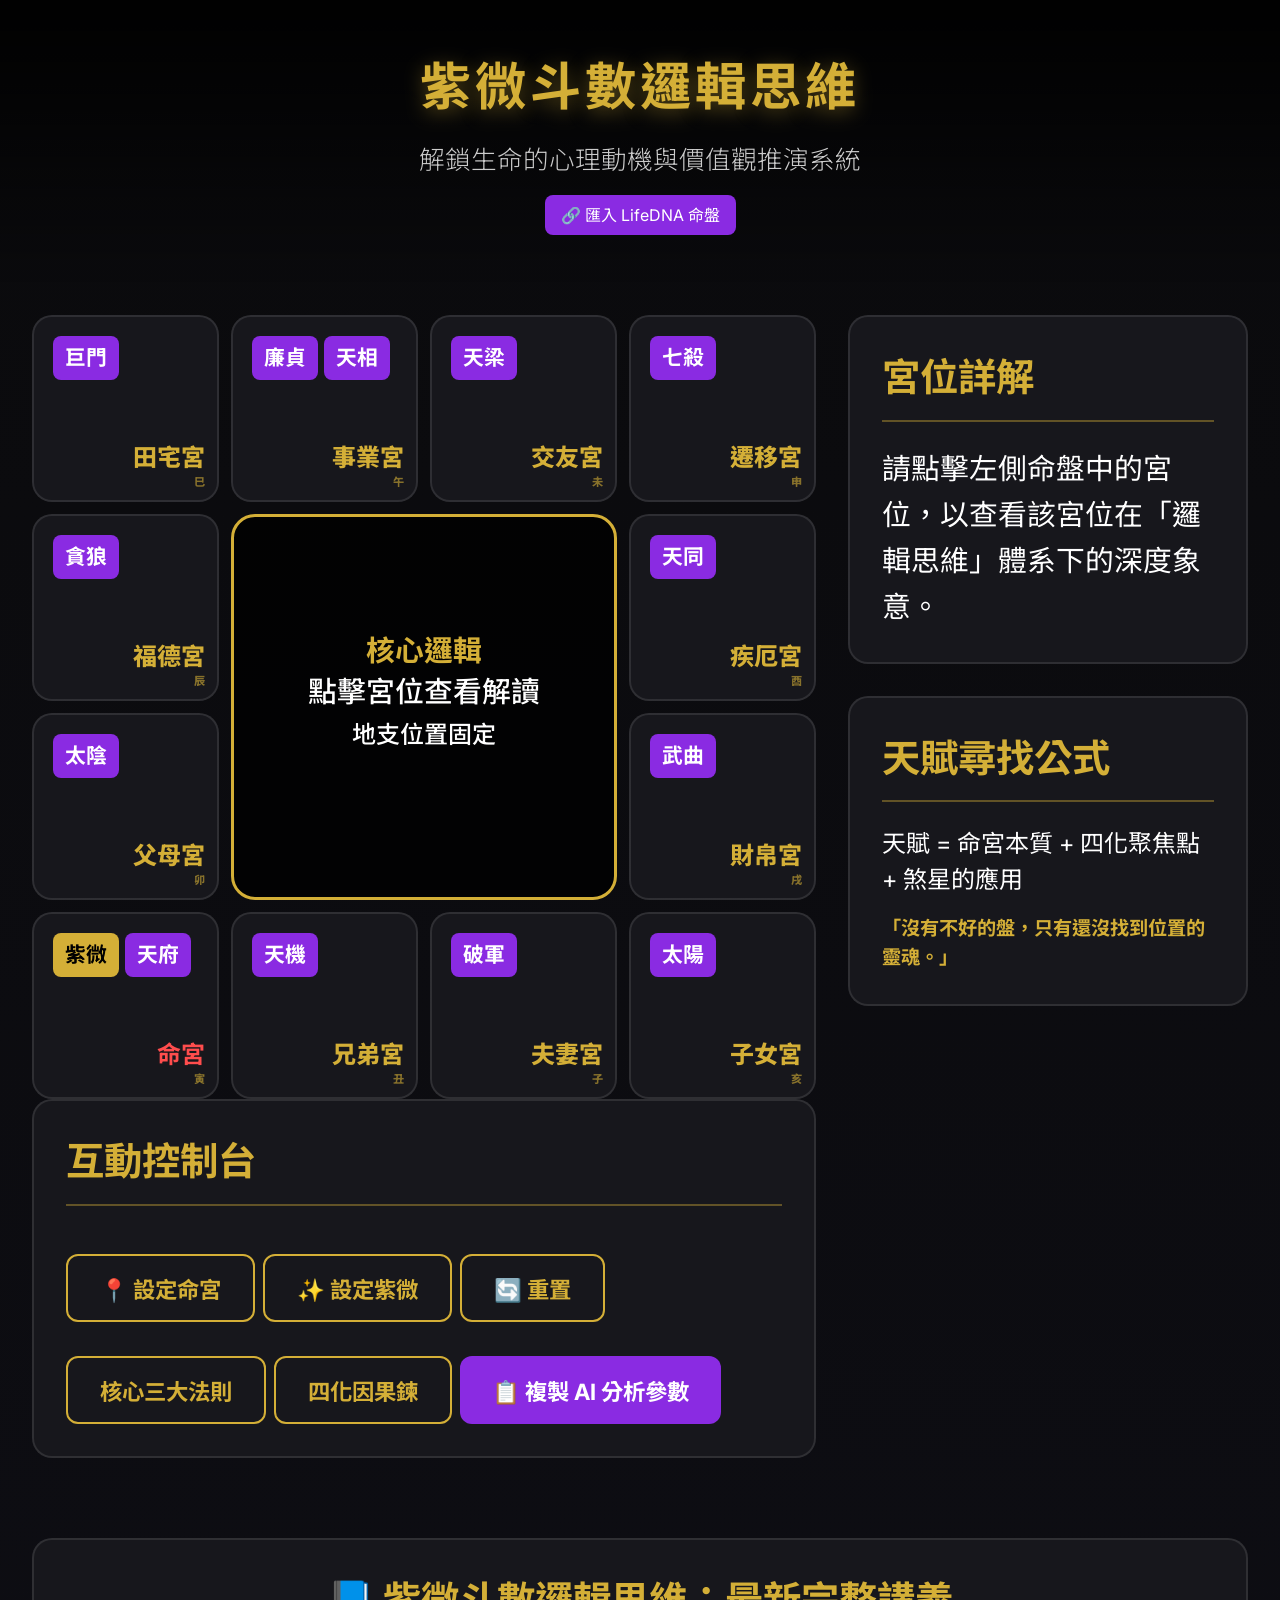
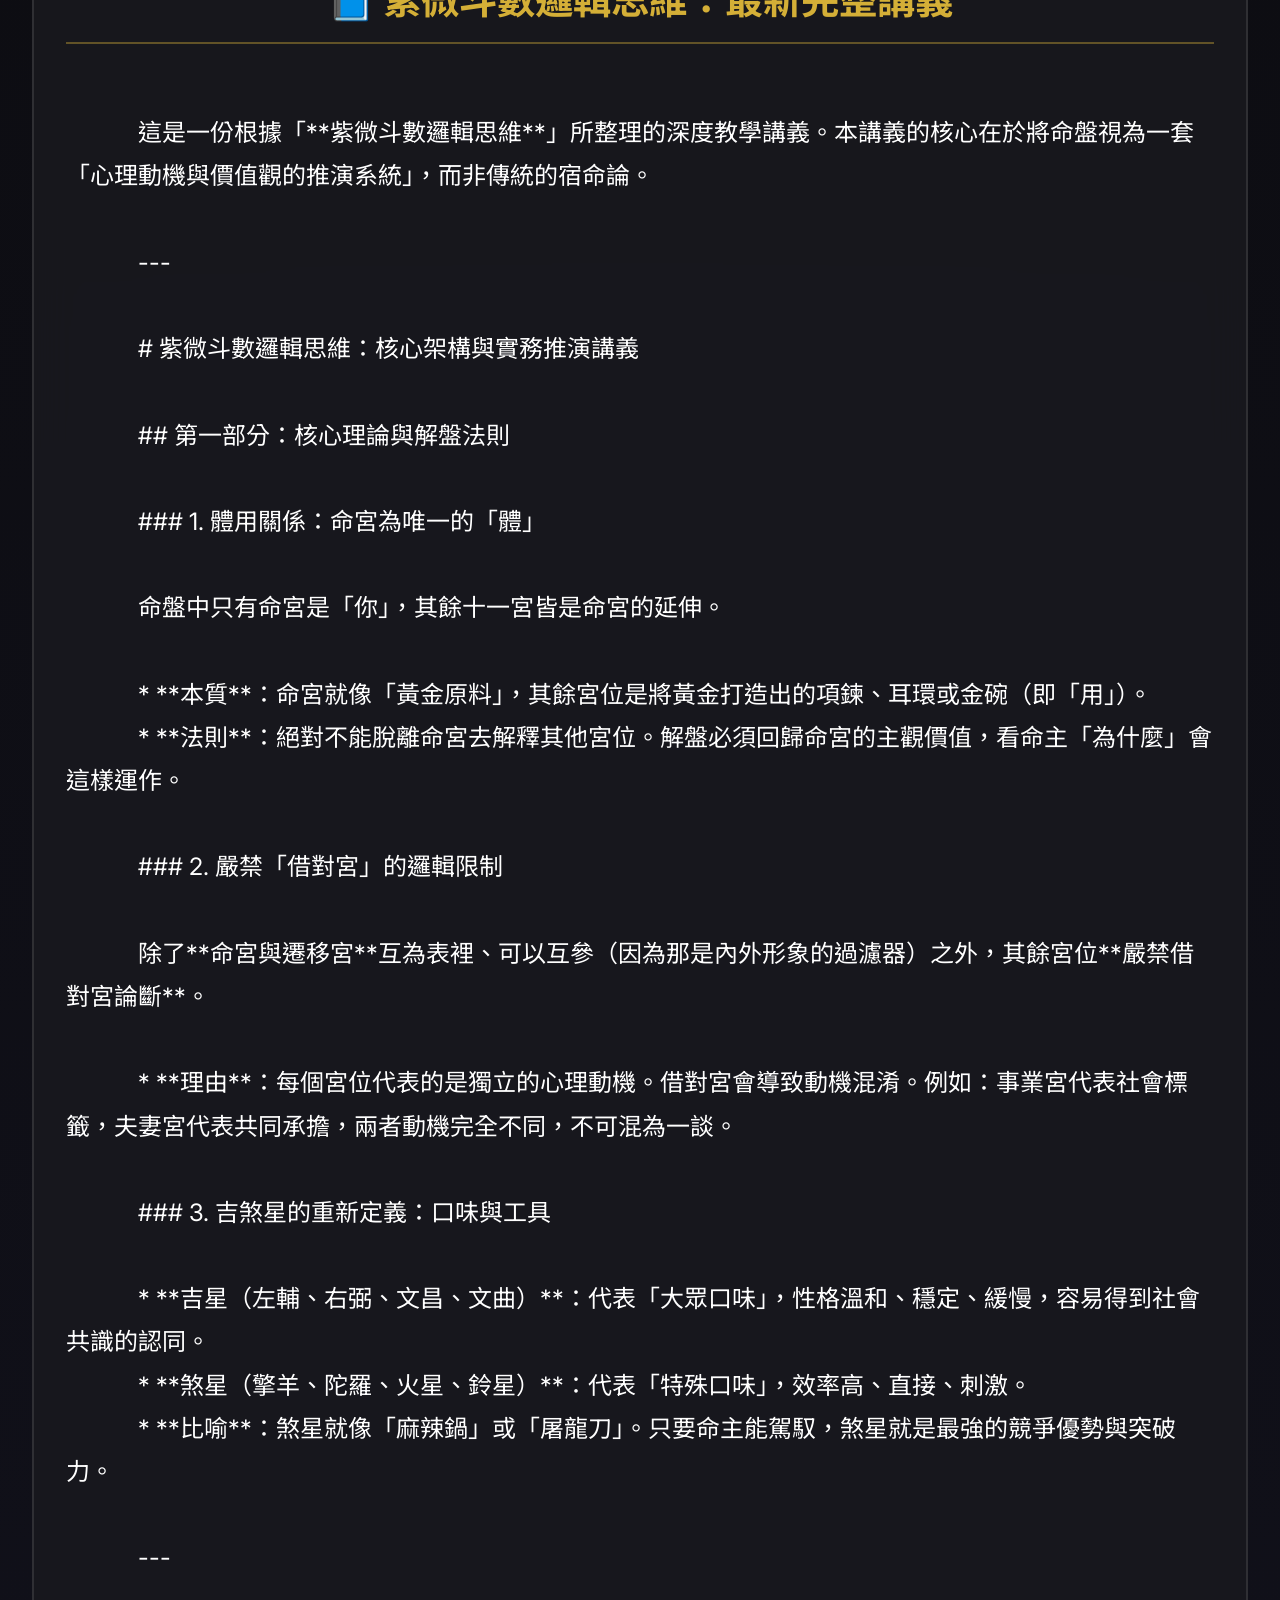
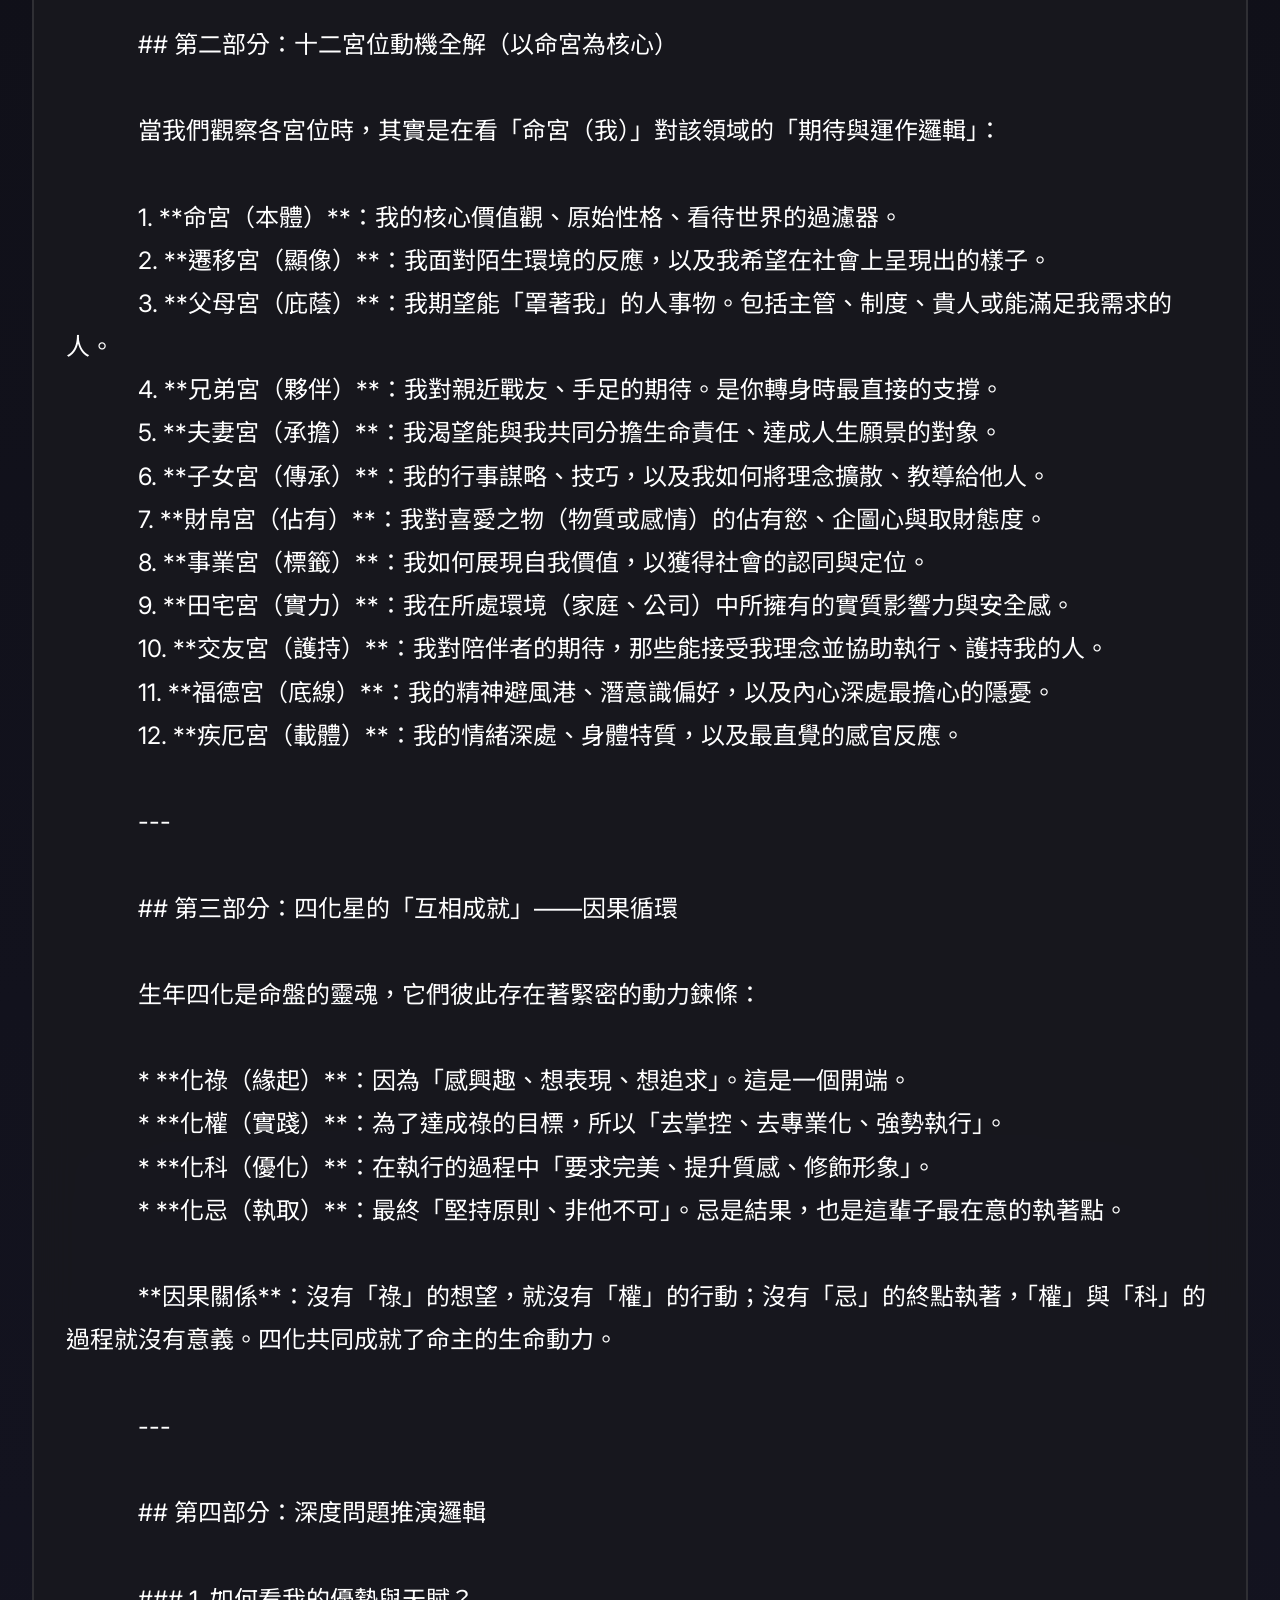
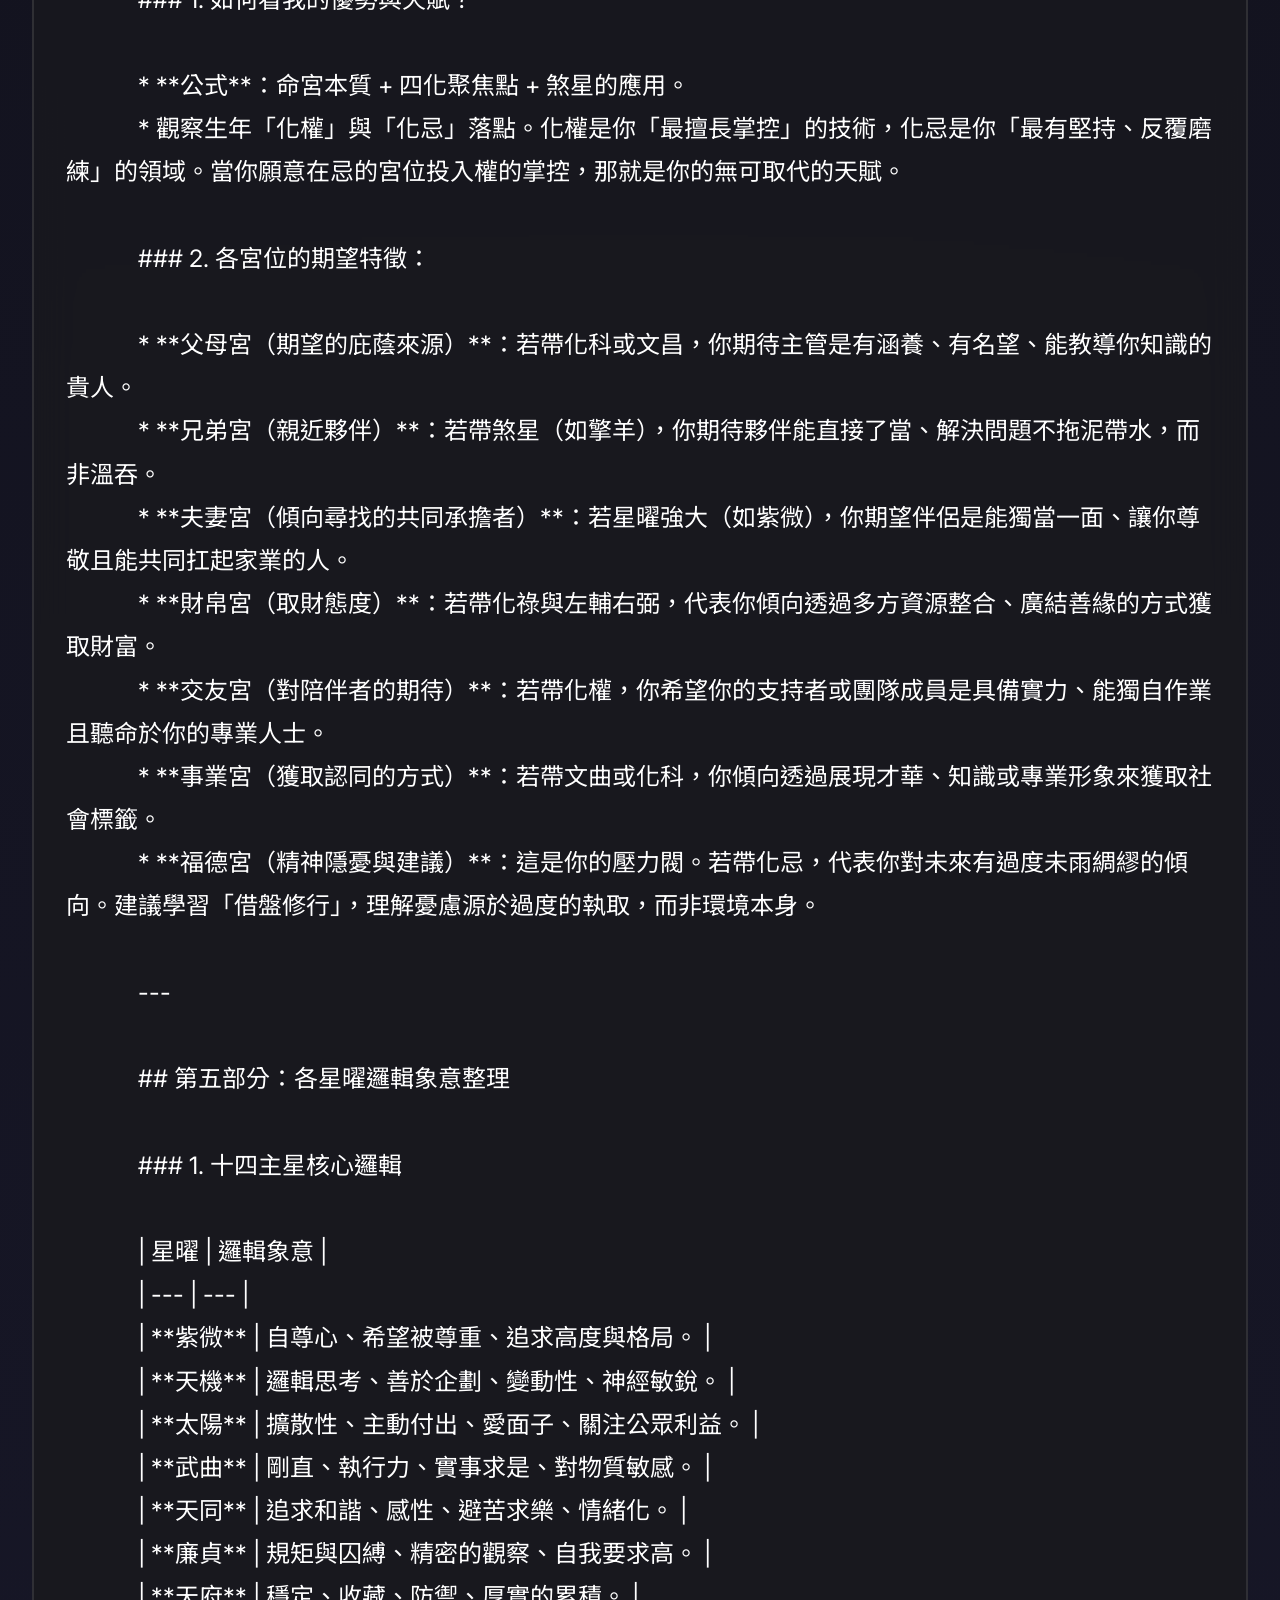
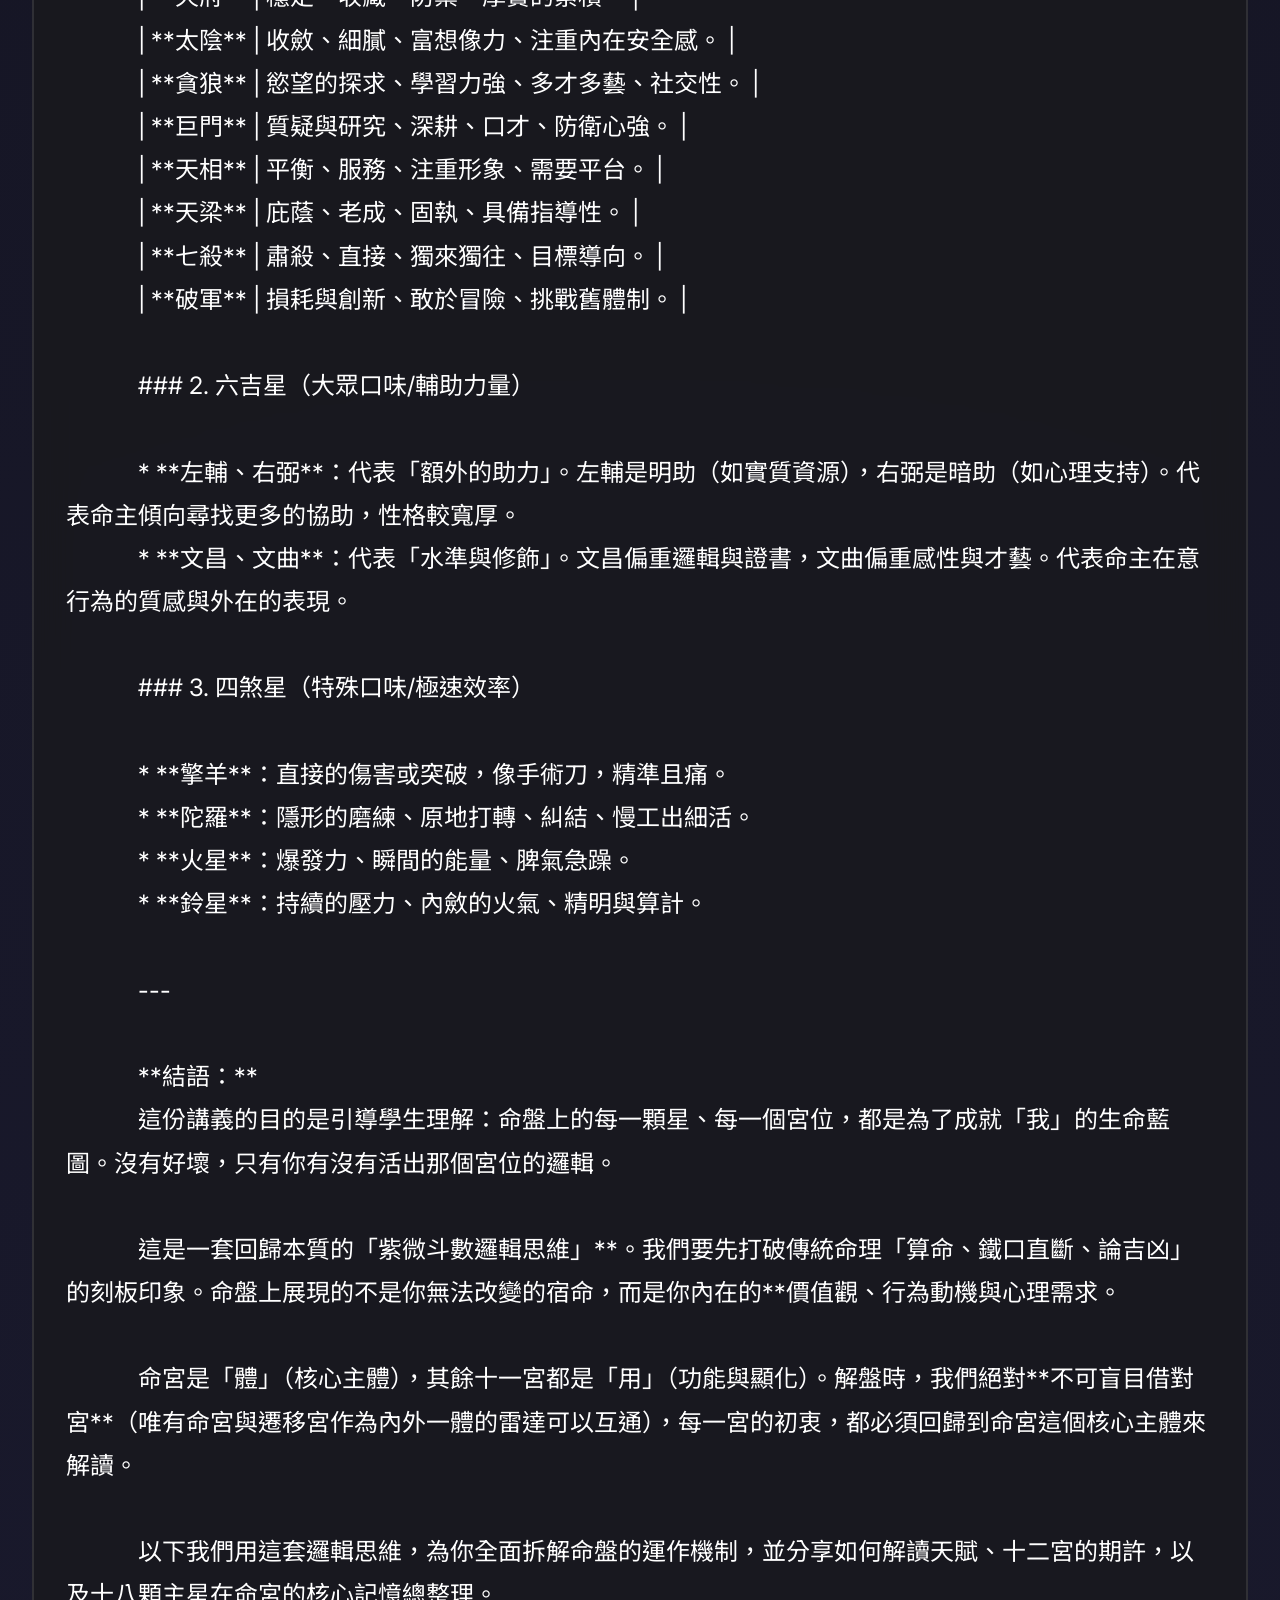
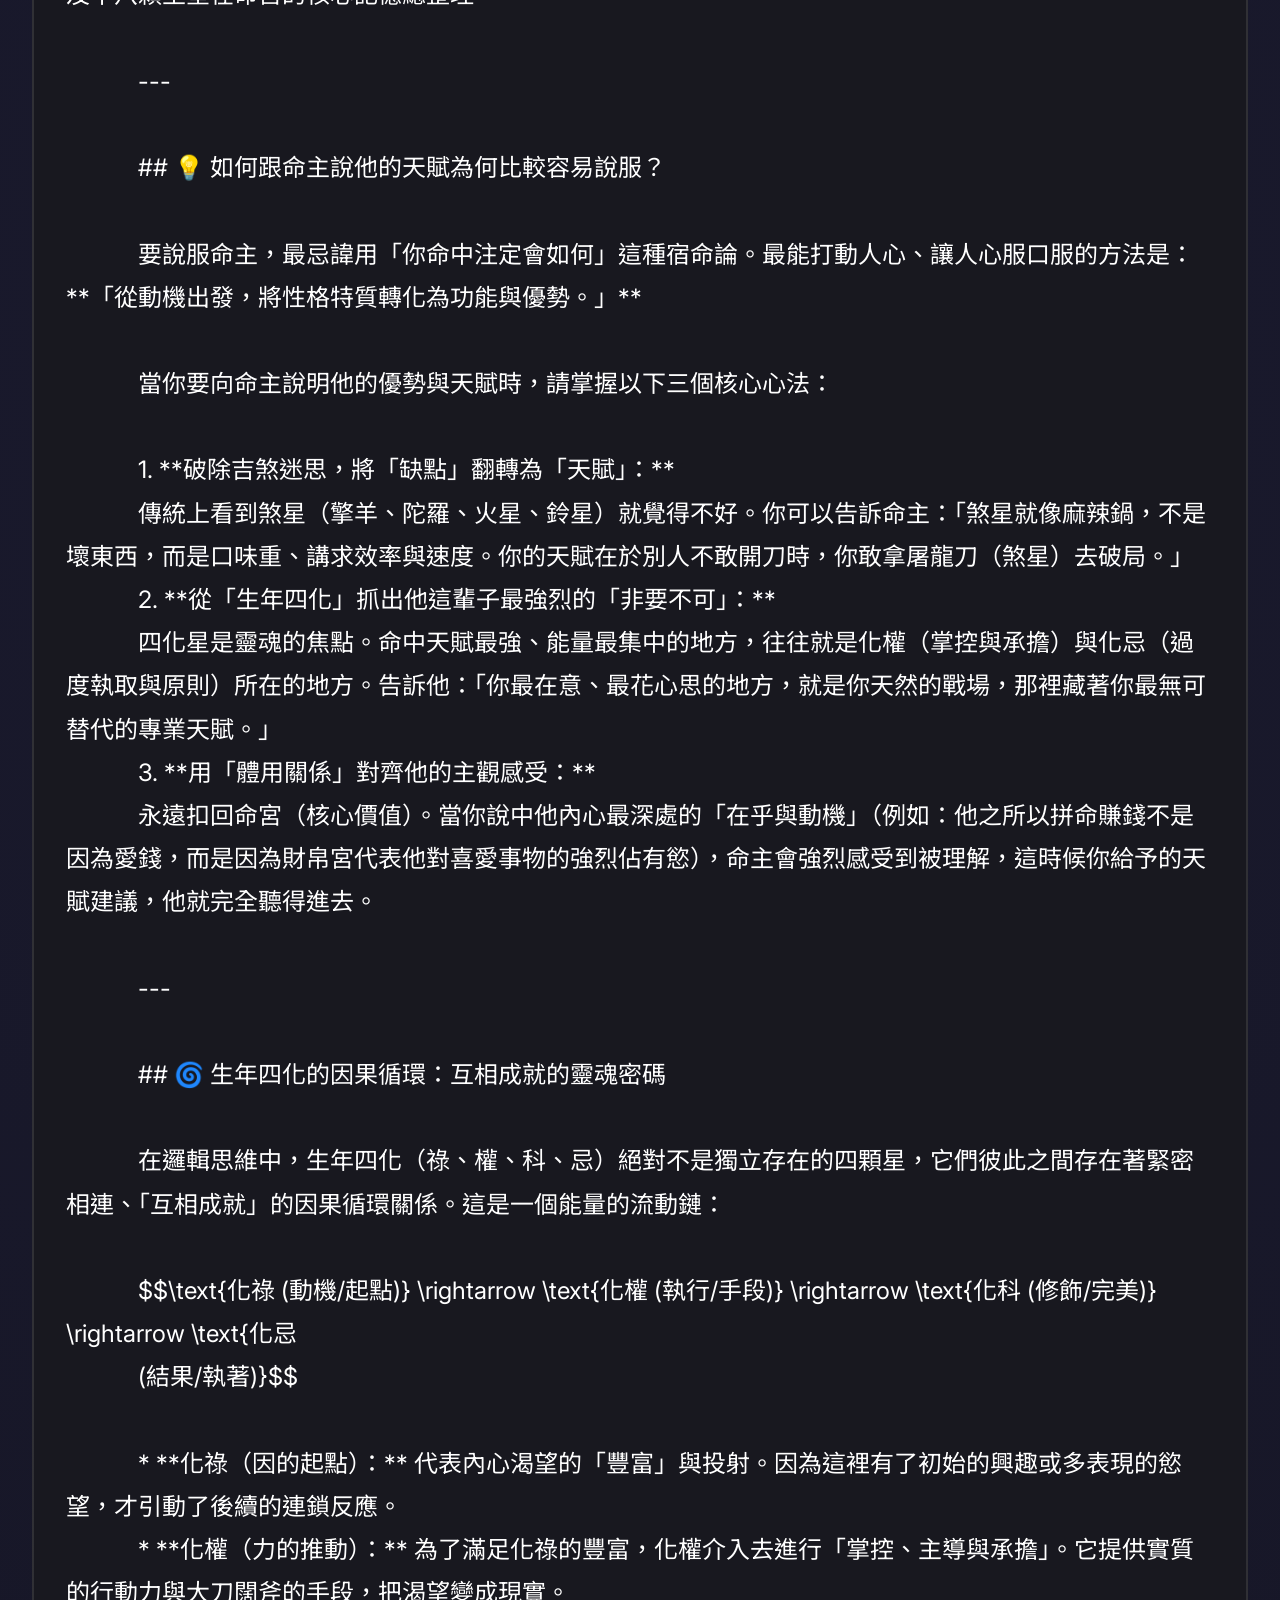
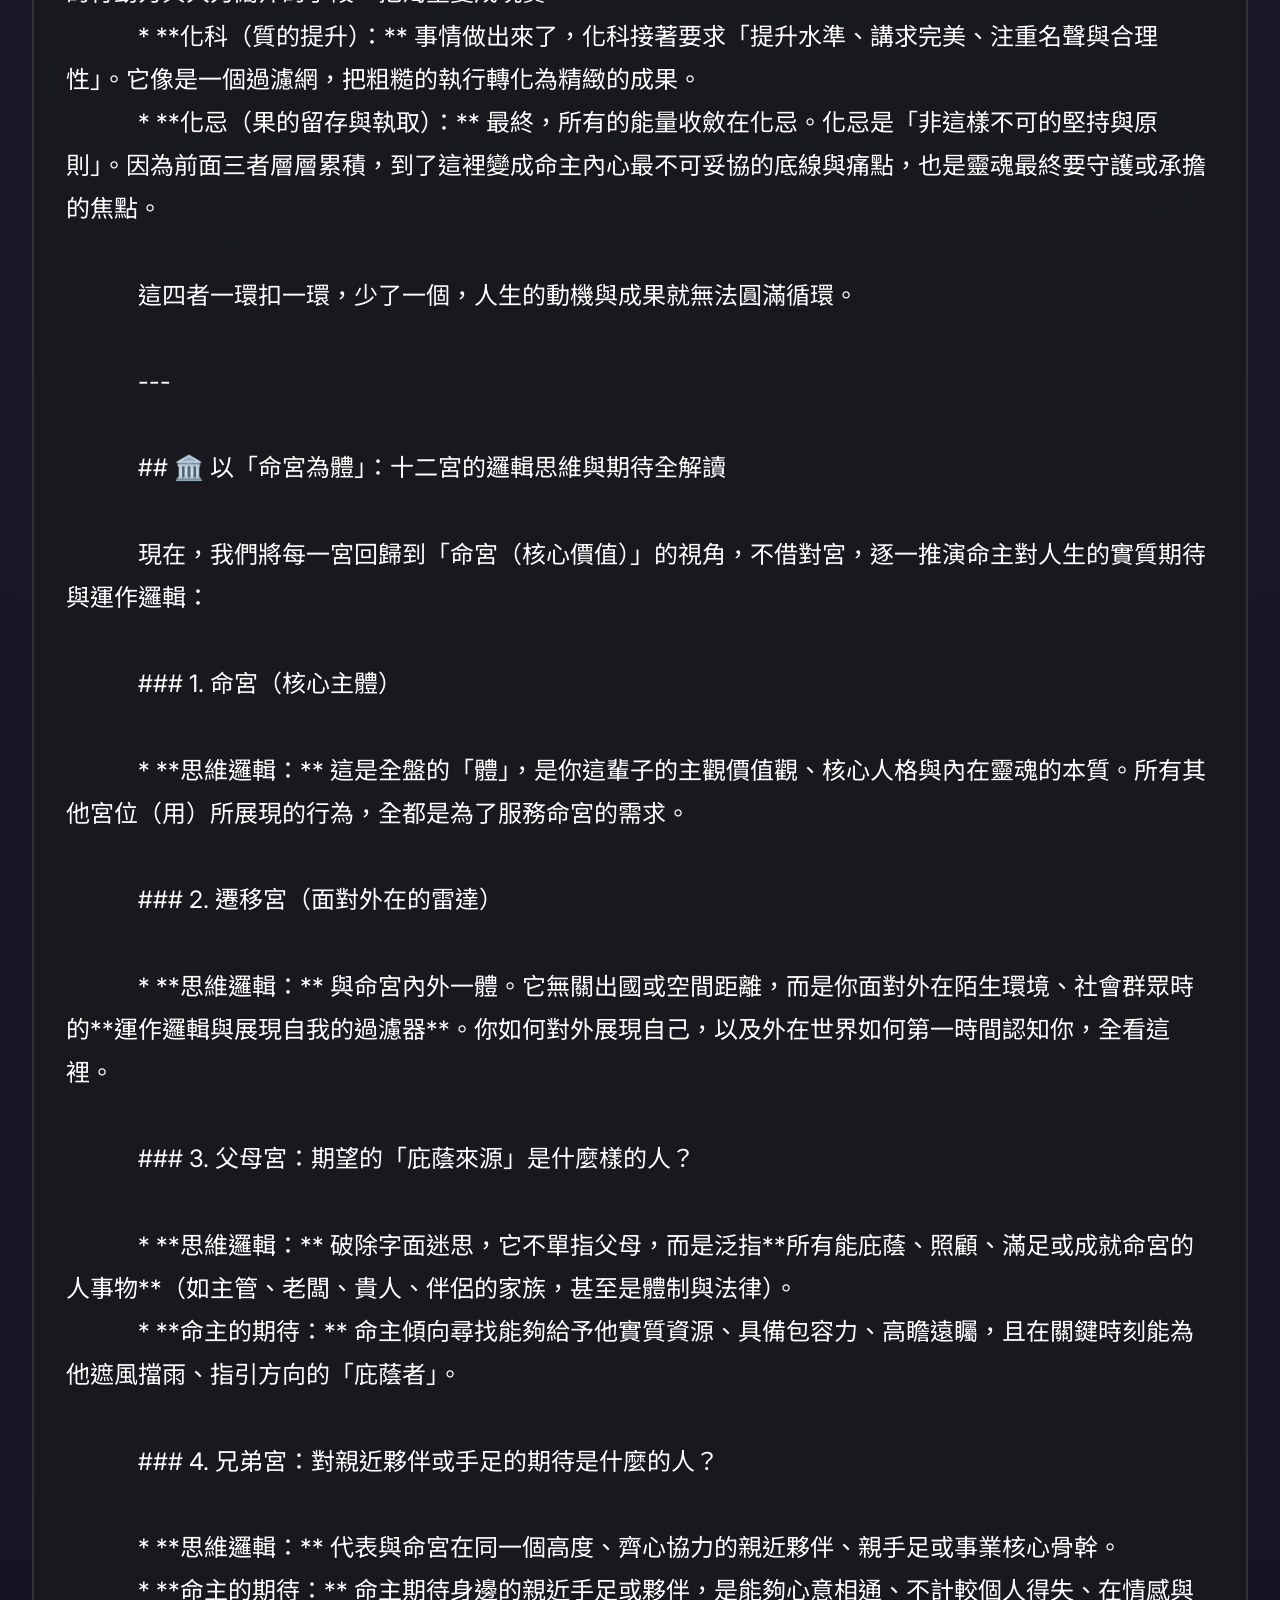
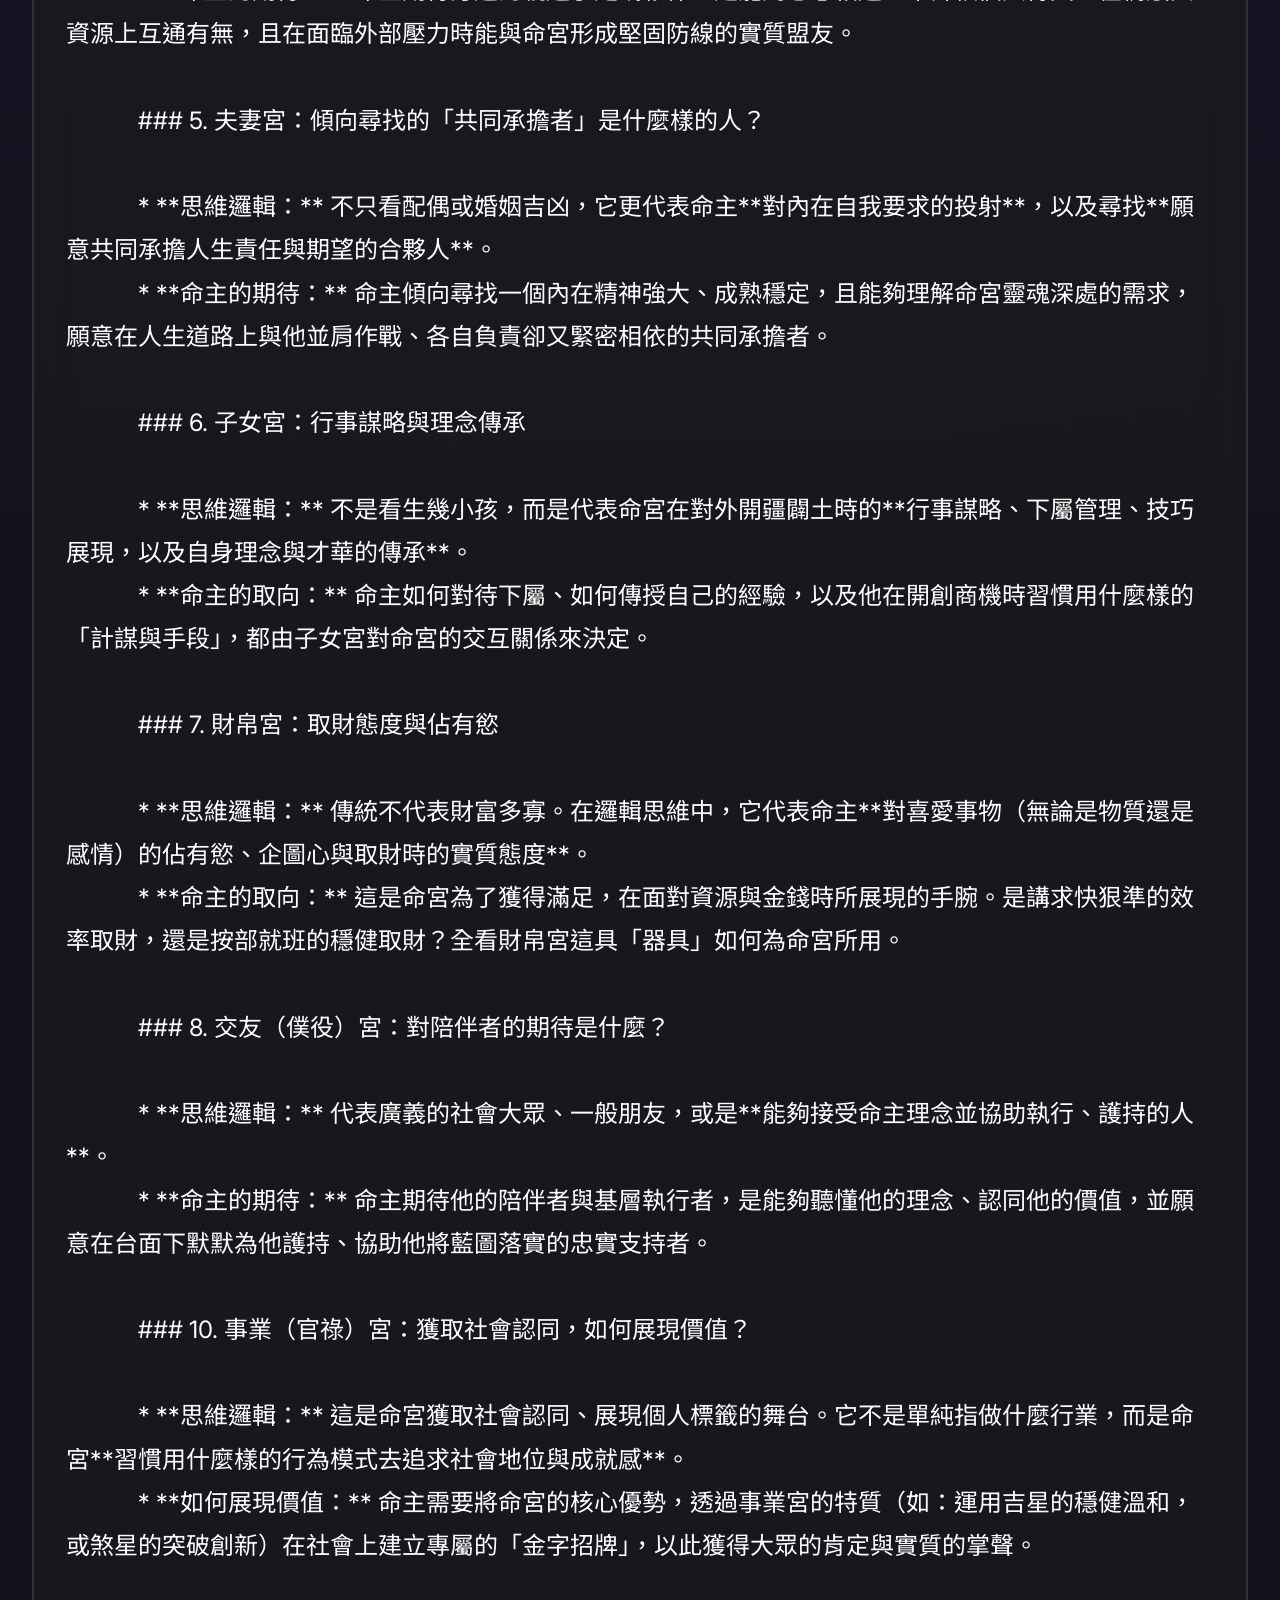
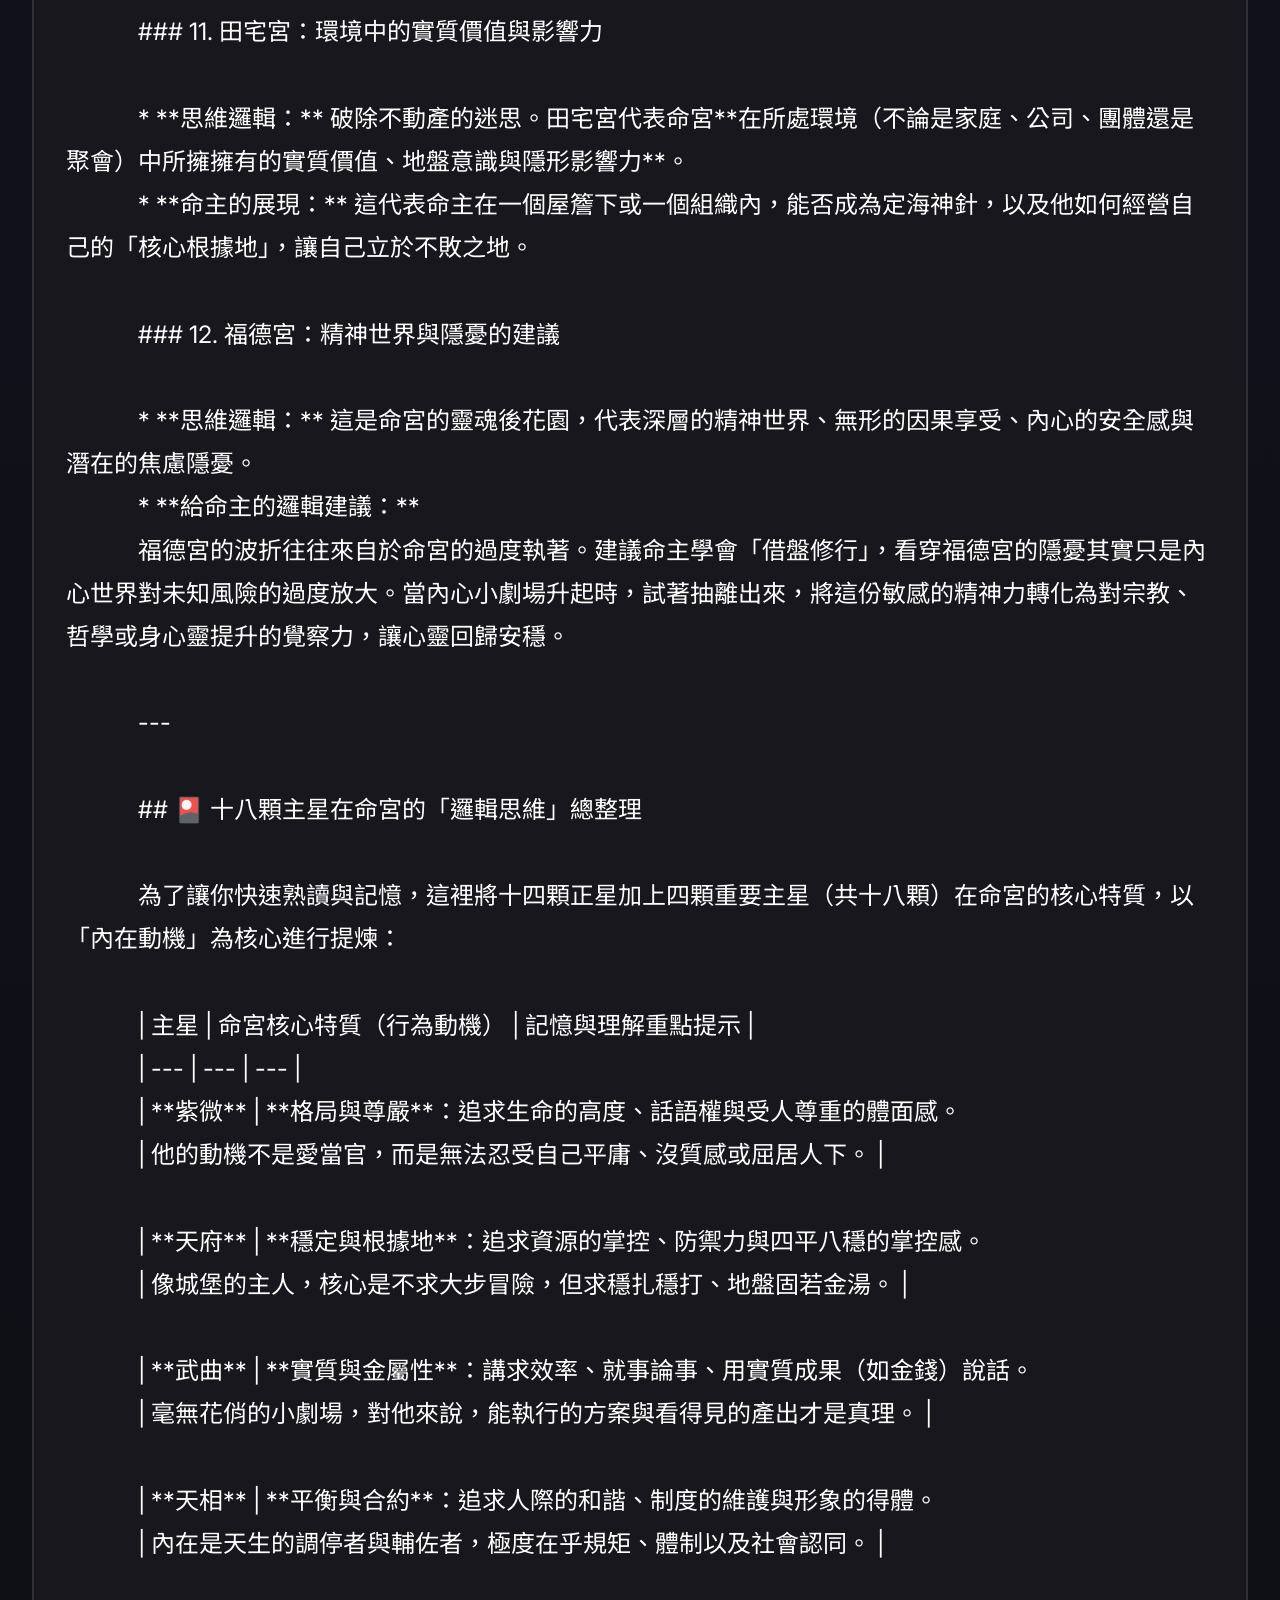
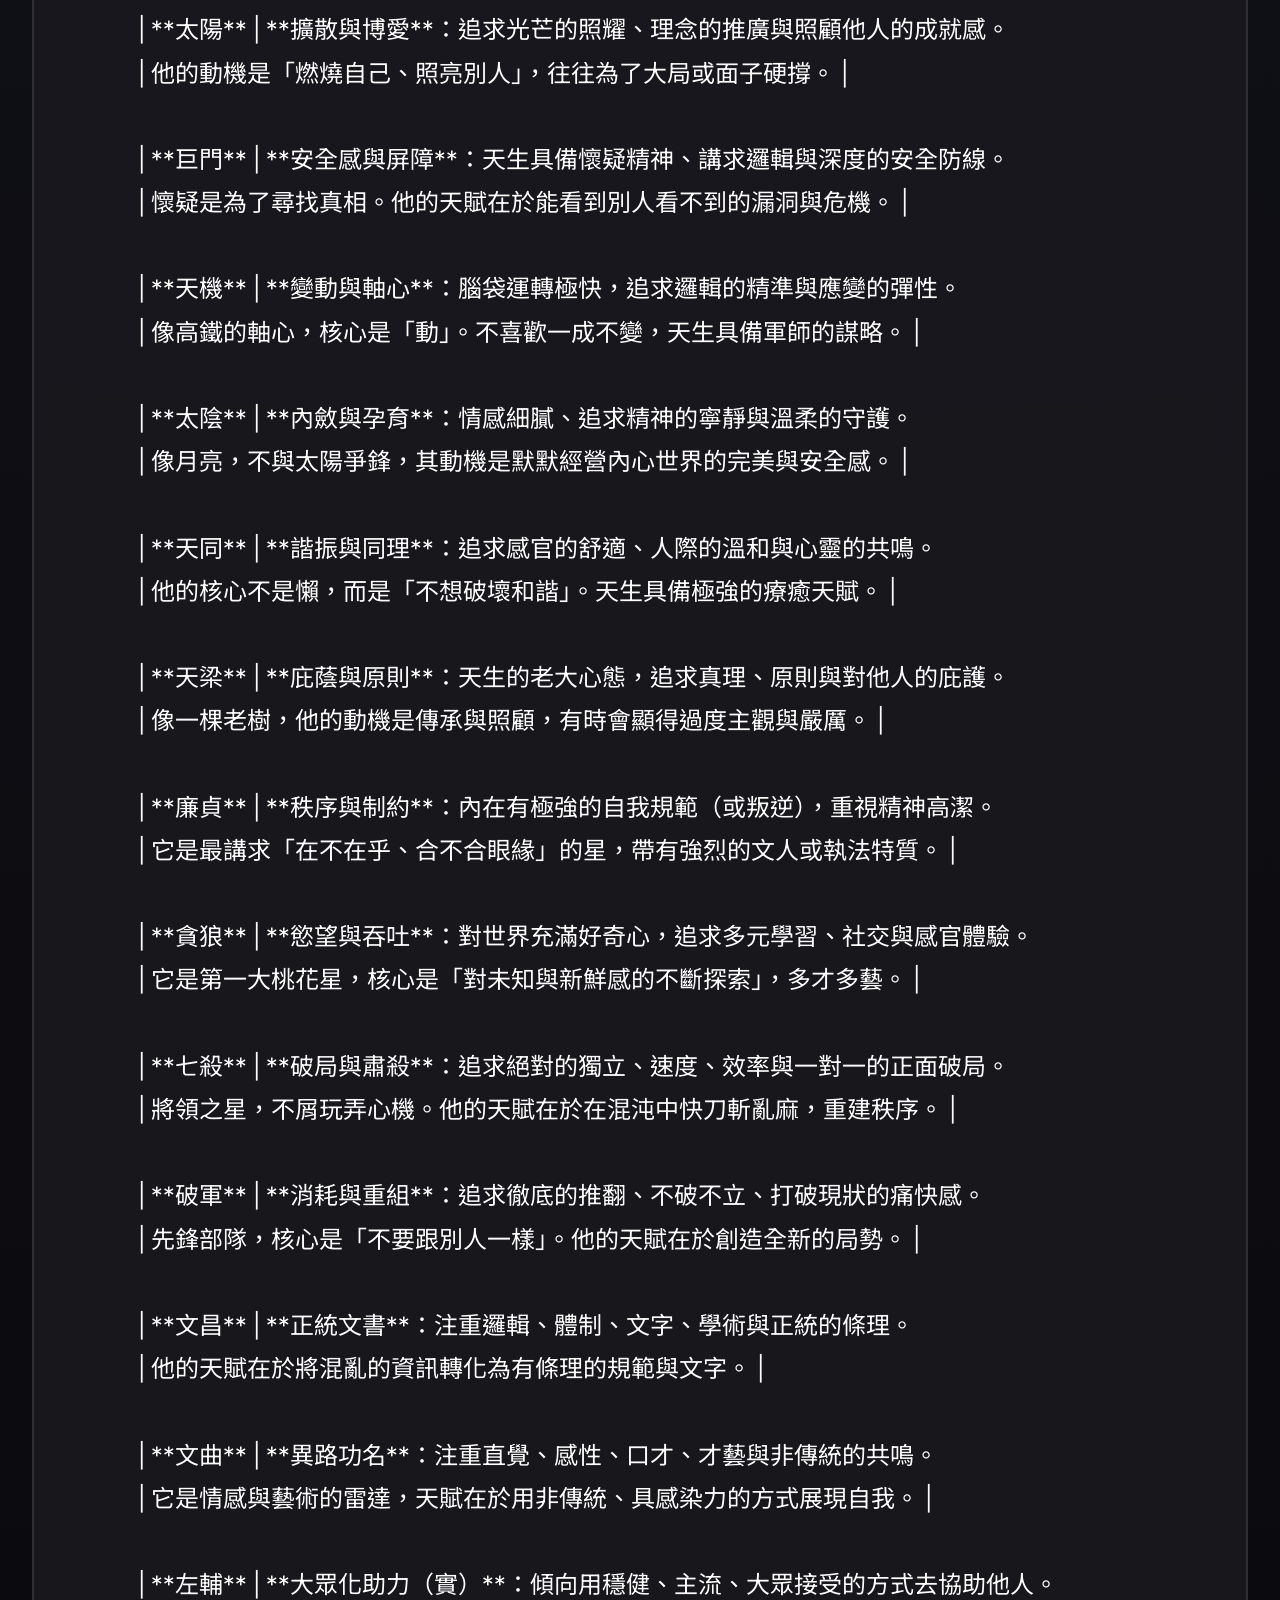
<file: index.html>
<!DOCTYPE html>
<html lang="zh-TW">

<head>
    <meta charset="UTF-8">
    <meta name="viewport" content="width=device-width, initial-scale=1.0">
    <title>紫微斗數邏輯思維 | 深度解盤交互系統</title>
    <link rel="stylesheet" href="style.css">
    <link rel="preconnect" href="https://fonts.googleapis.com">
    <link rel="preconnect" href="https://fonts.gstatic.com" crossorigin>
    <link
        href="https://fonts.googleapis.com/css2?family=Inter:wght@300;400;600&family=Noto+Sans+TC:wght@300;500;700&display=swap"
        rel="stylesheet">
</head>

<body>
    <header class="animate-fade">
        <h1>紫微斗數邏輯思維</h1>
        <p class="subtitle">解鎖生命的心理動機與價值觀推演系統</p>
        <div style="margin-top: 1rem;">
            <a href="lifedna_import.html" class="btn-large"
                style="padding: 0.5rem 1rem; font-size: 1rem; text-decoration: none; display: inline-block; background: var(--secondary-color); color: white; border-radius: 8px;">🔗
                匯入 LifeDNA 命盤</a>
        </div>
    </header>

    <main>
        <section class="chart-section animate-fade" style="animation-delay: 0.2s;">
            <div class="chart-container" id="ziweiChart">
                <!-- Palace nodes will be injected by JS -->
                <div class="center-area glass">
                    <h2 style="color: var(--primary-color);">核心邏輯</h2>
                    <p id="centerText">點擊宮位開始互動解讀</p>
                    <div class="transformation-flow" id="transFlow">
                        <!-- Flow will be injected here -->
                    </div>
                </div>
            </div>

            <div class="controls glass card animate-fade" style="animation-delay: 0.4s;">
                <h2>互動控制台</h2>
                <div class="btn-group" style="display: flex; gap: 8px; flex-wrap: wrap;">
                    <button onclick="app.setMode('setLife')" title="設定命宮位置">📍 設定命宮</button>
                    <button onclick="app.setMode('setZiwei')" title="設定紫微星位置">✨ 設定紫微</button>
                    <button onclick="app.resetChart()">🔄 重置</button>
                </div>
                <div class="btn-group" style="display: flex; gap: 8px; flex-wrap: wrap; margin-top: 10px;">
                    <button onclick="app.showPrinciples()">核心三大法則</button>
                    <button onclick="app.showFourTrans()">四化因果鍊</button>
                    <button onclick="app.copyAIParameters()"
                        style="background: var(--secondary-color); color: white; border: none; font-weight: bold;">📋 複製
                        AI 分析參數</button>
                </div>
            </div>
        </section>

        <aside class="info-panel animate-fade" style="animation-delay: 0.6s;">
            <div id="interpretationCard" class="card glass">
                <h2 id="palaceTitle">宮位詳解</h2>
                <div id="palaceDescription" class="interpretation-content">
                    <p>請點擊左側命盤中的宮位，以查看該宮位在「邏輯思維」體系下的深度象意。</p>
                </div>

                <div id="logicalBox" class="logical-meaning" style="display: none;">
                    <h3 style="color: var(--secondary-color); font-size: 1.1rem; margin-bottom: 0.5rem;">💡 邏輯思維：</h3>
                    <p id="logicalText"></p>
                </div>
            </div>

            <div class="card glass">
                <h2>天賦尋找公式</h2>
                <p style="font-size: 1.5rem;">天賦 = 命宮本質 + 四化聚焦點 + 煞星的應用</p>
                <div style="margin-top: 1rem; color: var(--primary-color); font-weight: bold;">
                    「沒有不好的盤，只有還沒找到位置的靈魂。」
                </div>
            </div>
        </aside>
    </main>

    <section id="lectureContent" class="lecture-section glass card animate-fade">
        <h2 class="lecture-title">📘 紫微斗數邏輯思維：最新完整講義</h2>
        <div class="lecture-body interpretation-content">
            這是一份根據「**紫微斗數邏輯思維**」所整理的深度教學講義。本講義的核心在於將命盤視為一套「心理動機與價值觀的推演系統」，而非傳統的宿命論。

            ---

            # 紫微斗數邏輯思維：核心架構與實務推演講義

            ## 第一部分：核心理論與解盤法則

            ### 1. 體用關係：命宮為唯一的「體」

            命盤中只有命宮是「你」，其餘十一宮皆是命宮的延伸。

            * **本質**：命宮就像「黃金原料」，其餘宮位是將黃金打造出的項鍊、耳環或金碗（即「用」）。
            * **法則**：絕對不能脫離命宮去解釋其他宮位。解盤必須回歸命宮的主觀價值，看命主「為什麼」會這樣運作。

            ### 2. 嚴禁「借對宮」的邏輯限制

            除了**命宮與遷移宮**互為表裡、可以互參（因為那是內外形象的過濾器）之外，其餘宮位**嚴禁借對宮論斷**。

            * **理由**：每個宮位代表的是獨立的心理動機。借對宮會導致動機混淆。例如：事業宮代表社會標籤，夫妻宮代表共同承擔，兩者動機完全不同，不可混為一談。

            ### 3. 吉煞星的重新定義：口味與工具

            * **吉星（左輔、右弼、文昌、文曲）**：代表「大眾口味」，性格溫和、穩定、緩慢，容易得到社會共識的認同。
            * **煞星（擎羊、陀羅、火星、鈴星）**：代表「特殊口味」，效率高、直接、刺激。
            * **比喻**：煞星就像「麻辣鍋」或「屠龍刀」。只要命主能駕馭，煞星就是最強的競爭優勢與突破力。

            ---

            ## 第二部分：十二宮位動機全解（以命宮為核心）

            當我們觀察各宮位時，其實是在看「命宮（我）」對該領域的「期待與運作邏輯」：

            1. **命宮（本體）**：我的核心價值觀、原始性格、看待世界的過濾器。
            2. **遷移宮（顯像）**：我面對陌生環境的反應，以及我希望在社會上呈現出的樣子。
            3. **父母宮（庇蔭）**：我期望能「罩著我」的人事物。包括主管、制度、貴人或能滿足我需求的人。
            4. **兄弟宮（夥伴）**：我對親近戰友、手足的期待。是你轉身時最直接的支撐。
            5. **夫妻宮（承擔）**：我渴望能與我共同分擔生命責任、達成人生願景的對象。
            6. **子女宮（傳承）**：我的行事謀略、技巧，以及我如何將理念擴散、教導給他人。
            7. **財帛宮（佔有）**：我對喜愛之物（物質或感情）的佔有慾、企圖心與取財態度。
            8. **事業宮（標籤）**：我如何展現自我價值，以獲得社會的認同與定位。
            9. **田宅宮（實力）**：我在所處環境（家庭、公司）中所擁有的實質影響力與安全感。
            10. **交友宮（護持）**：我對陪伴者的期待，那些能接受我理念並協助執行、護持我的人。
            11. **福德宮（底線）**：我的精神避風港、潛意識偏好，以及內心深處最擔心的隱憂。
            12. **疾厄宮（載體）**：我的情緒深處、身體特質，以及最直覺的感官反應。

            ---

            ## 第三部分：四化星的「互相成就」——因果循環

            生年四化是命盤的靈魂，它們彼此存在著緊密的動力鍊條：

            * **化祿（緣起）**：因為「感興趣、想表現、想追求」。這是一個開端。
            * **化權（實踐）**：為了達成祿的目標，所以「去掌控、去專業化、強勢執行」。
            * **化科（優化）**：在執行的過程中「要求完美、提升質感、修飾形象」。
            * **化忌（執取）**：最終「堅持原則、非他不可」。忌是結果，也是這輩子最在意的執著點。

            **因果關係**：沒有「祿」的想望，就沒有「權」的行動；沒有「忌」的終點執著，「權」與「科」的過程就沒有意義。四化共同成就了命主的生命動力。

            ---

            ## 第四部分：深度問題推演邏輯

            ### 1. 如何看我的優勢與天賦？

            * **公式**：命宮本質 + 四化聚焦點 + 煞星的應用。
            * 觀察生年「化權」與「化忌」落點。化權是你「最擅長掌控」的技術，化忌是你「最有堅持、反覆磨練」的領域。當你願意在忌的宮位投入權的掌控，那就是你的無可取代的天賦。

            ### 2. 各宮位的期望特徵：

            * **父母宮（期望的庇蔭來源）**：若帶化科或文昌，你期待主管是有涵養、有名望、能教導你知識的貴人。
            * **兄弟宮（親近夥伴）**：若帶煞星（如擎羊），你期待夥伴能直接了當、解決問題不拖泥帶水，而非溫吞。
            * **夫妻宮（傾向尋找的共同承擔者）**：若星曜強大（如紫微），你期望伴侶是能獨當一面、讓你尊敬且能共同扛起家業的人。
            * **財帛宮（取財態度）**：若帶化祿與左輔右弼，代表你傾向透過多方資源整合、廣結善緣的方式獲取財富。
            * **交友宮（對陪伴者的期待）**：若帶化權，你希望你的支持者或團隊成員是具備實力、能獨自作業且聽命於你的專業人士。
            * **事業宮（獲取認同的方式）**：若帶文曲或化科，你傾向透過展現才華、知識或專業形象來獲取社會標籤。
            * **福德宮（精神隱憂與建議）**：這是你的壓力閥。若帶化忌，代表你對未來有過度未雨綢繆的傾向。建議學習「借盤修行」，理解憂慮源於過度的執取，而非環境本身。

            ---

            ## 第五部分：各星曜邏輯象意整理

            ### 1. 十四主星核心邏輯

            | 星曜 | 邏輯象意 |
            | --- | --- |
            | **紫微** | 自尊心、希望被尊重、追求高度與格局。 |
            | **天機** | 邏輯思考、善於企劃、變動性、神經敏銳。 |
            | **太陽** | 擴散性、主動付出、愛面子、關注公眾利益。 |
            | **武曲** | 剛直、執行力、實事求是、對物質敏感。 |
            | **天同** | 追求和諧、感性、避苦求樂、情緒化。 |
            | **廉貞** | 規矩與囚縛、精密的觀察、自我要求高。 |
            | **天府** | 穩定、收藏、防禦、厚實的累積。 |
            | **太陰** | 收斂、細膩、富想像力、注重內在安全感。 |
            | **貪狼** | 慾望的探求、學習力強、多才多藝、社交性。 |
            | **巨門** | 質疑與研究、深耕、口才、防衛心強。 |
            | **天相** | 平衡、服務、注重形象、需要平台。 |
            | **天梁** | 庇蔭、老成、固執、具備指導性。 |
            | **七殺** | 肅殺、直接、獨來獨往、目標導向。 |
            | **破軍** | 損耗與創新、敢於冒險、挑戰舊體制。 |

            ### 2. 六吉星（大眾口味/輔助力量）

            * **左輔、右弼**：代表「額外的助力」。左輔是明助（如實質資源），右弼是暗助（如心理支持）。代表命主傾向尋找更多的協助，性格較寬厚。
            * **文昌、文曲**：代表「水準與修飾」。文昌偏重邏輯與證書，文曲偏重感性與才藝。代表命主在意行為的質感與外在的表現。

            ### 3. 四煞星（特殊口味/極速效率）

            * **擎羊**：直接的傷害或突破，像手術刀，精準且痛。
            * **陀羅**：隱形的磨練、原地打轉、糾結、慢工出細活。
            * **火星**：爆發力、瞬間的能量、脾氣急躁。
            * **鈴星**：持續的壓力、內斂的火氣、精明與算計。

            ---

            **結語：**
            這份講義的目的是引導學生理解：命盤上的每一顆星、每一個宮位，都是為了成就「我」的生命藍圖。沒有好壞，只有你有沒有活出那個宮位的邏輯。

            這是一套回歸本質的「紫微斗數邏輯思維」**。我們要先打破傳統命理「算命、鐵口直斷、論吉凶」的刻板印象。命盤上展現的不是你無法改變的宿命，而是你內在的**價值觀、行為動機與心理需求。

            命宮是「體」（核心主體），其餘十一宮都是「用」（功能與顯化）。解盤時，我們絕對**不可盲目借對宮**（唯有命宮與遷移宮作為內外一體的雷達可以互通），每一宮的初衷，都必須回歸到命宮這個核心主體來解讀。

            以下我們用這套邏輯思維，為你全面拆解命盤的運作機制，並分享如何解讀天賦、十二宮的期許，以及十八顆主星在命宮的核心記憶總整理。

            ---

            ## 💡 如何跟命主說他的天賦為何比較容易說服？

            要說服命主，最忌諱用「你命中注定會如何」這種宿命論。最能打動人心、讓人心服口服的方法是：**「從動機出發，將性格特質轉化為功能與優勢。」**

            當你要向命主說明他的優勢與天賦時，請掌握以下三個核心心法：

            1. **破除吉煞迷思，將「缺點」翻轉為「天賦」：**
            傳統上看到煞星（擎羊、陀羅、火星、鈴星）就覺得不好。你可以告訴命主：「煞星就像麻辣鍋，不是壞東西，而是口味重、講求效率與速度。你的天賦在於別人不敢開刀時，你敢拿屠龍刀（煞星）去破局。」
            2. **從「生年四化」抓出他這輩子最強烈的「非要不可」：**
            四化星是靈魂的焦點。命中天賦最強、能量最集中的地方，往往就是化權（掌控與承擔）與化忌（過度執取與原則）所在的地方。告訴他：「你最在意、最花心思的地方，就是你天然的戰場，那裡藏著你最無可替代的專業天賦。」
            3. **用「體用關係」對齊他的主觀感受：**
            永遠扣回命宮（核心價值）。當你說中他內心最深處的「在乎與動機」（例如：他之所以拼命賺錢不是因為愛錢，而是因為財帛宮代表他對喜愛事物的強烈佔有慾），命主會強烈感受到被理解，這時候你給予的天賦建議，他就完全聽得進去。

            ---

            ## 🌀 生年四化的因果循環：互相成就的靈魂密碼

            在邏輯思維中，生年四化（祿、權、科、忌）絕對不是獨立存在的四顆星，它們彼此之間存在著緊密相連、「互相成就」的因果循環關係。這是一個能量的流動鏈：

            $$\text{化祿 (動機/起點)} \rightarrow \text{化權 (執行/手段)} \rightarrow \text{化科 (修飾/完美)} \rightarrow \text{化忌
            (結果/執著)}$$

            * **化祿（因的起點）：** 代表內心渴望的「豐富」與投射。因為這裡有了初始的興趣或多表現的慾望，才引動了後續的連鎖反應。
            * **化權（力的推動）：** 為了滿足化祿的豐富，化權介入去進行「掌控、主導與承擔」。它提供實質的行動力與大刀闊斧的手段，把渴望變成現實。
            * **化科（質的提升）：** 事情做出來了，化科接著要求「提升水準、講求完美、注重名聲與合理性」。它像是一個過濾網，把粗糙的執行轉化為精緻的成果。
            * **化忌（果的留存與執取）：** 最終，所有的能量收斂在化忌。化忌是「非這樣不可的堅持與原則」。因為前面三者層層累積，到了這裡變成命主內心最不可妥協的底線與痛點，也是靈魂最終要守護或承擔的焦點。

            這四者一環扣一環，少了一個，人生的動機與成果就無法圓滿循環。

            ---

            ## 🏛️ 以「命宮為體」：十二宮的邏輯思維與期待全解讀

            現在，我們將每一宮回歸到「命宮（核心價值）」的視角，不借對宮，逐一推演命主對人生的實質期待與運作邏輯：

            ### 1. 命宮（核心主體）

            * **思維邏輯：** 這是全盤的「體」，是你這輩子的主觀價值觀、核心人格與內在靈魂的本質。所有其他宮位（用）所展現的行為，全都是為了服務命宮的需求。

            ### 2. 遷移宮（面對外在的雷達）

            * **思維邏輯：** 與命宮內外一體。它無關出國或空間距離，而是你面對外在陌生環境、社會群眾時的**運作邏輯與展現自我的過濾器**。你如何對外展現自己，以及外在世界如何第一時間認知你，全看這裡。

            ### 3. 父母宮：期望的「庇蔭來源」是什麼樣的人？

            * **思維邏輯：** 破除字面迷思，它不單指父母，而是泛指**所有能庇蔭、照顧、滿足或成就命宮的人事物**（如主管、老闆、貴人、伴侶的家族，甚至是體制與法律）。
            * **命主的期待：** 命主傾向尋找能夠給予他實質資源、具備包容力、高瞻遠矚，且在關鍵時刻能為他遮風擋雨、指引方向的「庇蔭者」。

            ### 4. 兄弟宮：對親近夥伴或手足的期待是什麼的人？

            * **思維邏輯：** 代表與命宮在同一個高度、齊心協力的親近夥伴、親手足或事業核心骨幹。
            * **命主的期待：** 命主期待身邊的親近手足或夥伴，是能夠心意相通、不計較個人得失、在情感與資源上互通有無，且在面臨外部壓力時能與命宮形成堅固防線的實質盟友。

            ### 5. 夫妻宮：傾向尋找的「共同承擔者」是什麼樣的人？

            * **思維邏輯：** 不只看配偶或婚姻吉凶，它更代表命主**對內在自我要求的投射**，以及尋找**願意共同承擔人生責任與期望的合夥人**。
            * **命主的期待：** 命主傾向尋找一個內在精神強大、成熟穩定，且能夠理解命宮靈魂深處的需求，願意在人生道路上與他並肩作戰、各自負責卻又緊密相依的共同承擔者。

            ### 6. 子女宮：行事謀略與理念傳承

            * **思維邏輯：** 不是看生幾小孩，而是代表命宮在對外開疆闢土時的**行事謀略、下屬管理、技巧展現，以及自身理念與才華的傳承**。
            * **命主的取向：** 命主如何對待下屬、如何傳授自己的經驗，以及他在開創商機時習慣用什麼樣的「計謀與手段」，都由子女宮對命宮的交互關係來決定。

            ### 7. 財帛宮：取財態度與佔有慾

            * **思維邏輯：** 傳統不代表財富多寡。在邏輯思維中，它代表命主**對喜愛事物（無論是物質還是感情）的佔有慾、企圖心與取財時的實質態度**。
            * **命主的取向：** 這是命宮為了獲得滿足，在面對資源與金錢時所展現的手腕。是講求快狠準的效率取財，還是按部就班的穩健取財？全看財帛宮這具「器具」如何為命宮所用。

            ### 8. 交友（僕役）宮：對陪伴者的期待是什麼？

            * **思維邏輯：** 代表廣義的社會大眾、一般朋友，或是**能夠接受命主理念並協助執行、護持的人**。
            * **命主的期待：** 命主期待他的陪伴者與基層執行者，是能夠聽懂他的理念、認同他的價值，並願意在台面下默默為他護持、協助他將藍圖落實的忠實支持者。

            ### 10. 事業（官祿）宮：獲取社會認同，如何展現價值？

            * **思維邏輯：** 這是命宮獲取社會認同、展現個人標籤的舞台。它不是單純指做什麼行業，而是命宮**習慣用什麼樣的行為模式去追求社會地位與成就感**。
            * **如何展現價值：** 命主需要將命宮的核心優勢，透過事業宮的特質（如：運用吉星的穩健溫和，或煞星的突破創新）在社會上建立專屬的「金字招牌」，以此獲得大眾的肯定與實質的掌聲。

            ### 11. 田宅宮：環境中的實質價值與影響力

            * **思維邏輯：** 破除不動產的迷思。田宅宮代表命宮**在所處環境（不論是家庭、公司、團體還是聚會）中所擁擁有的實質價值、地盤意識與隱形影響力**。
            * **命主的展現：** 這代表命主在一個屋簷下或一個組織內，能否成為定海神針，以及他如何經營自己的「核心根據地」，讓自己立於不敗之地。

            ### 12. 福德宮：精神世界與隱憂的建議

            * **思維邏輯：** 這是命宮的靈魂後花園，代表深層的精神世界、無形的因果享受、內心的安全感與潛在的焦慮隱憂。
            * **給命主的邏輯建議：**
            福德宮的波折往往來自於命宮的過度執著。建議命主學會「借盤修行」，看穿福德宮的隱憂其實只是內心世界對未知風險的過度放大。當內心小劇場升起時，試著抽離出來，將這份敏感的精神力轉化為對宗教、哲學或身心靈提升的覺察力，讓心靈回歸安穩。

            ---

            ## 🎴 十八顆主星在命宮的「邏輯思維」總整理

            為了讓你快速熟讀與記憶，這裡將十四顆正星加上四顆重要主星（共十八顆）在命宮的核心特質，以「內在動機」為核心進行提煉：

            | 主星 | 命宮核心特質（行為動機） | 記憶與理解重點提示 |
            | --- | --- | --- |
            | **紫微** | **格局與尊嚴**：追求生命的高度、話語權與受人尊重的體面感。
            | 他的動機不是愛當官，而是無法忍受自己平庸、沒質感或屈居人下。 |

            | **天府** | **穩定與根據地**：追求資源的掌控、防禦力與四平八穩的掌控感。
            | 像城堡的主人，核心是不求大步冒險，但求穩扎穩打、地盤固若金湯。 |

            | **武曲** | **實質與金屬性**：講求效率、就事論事、用實質成果（如金錢）說話。
            | 毫無花俏的小劇場，對他來說，能執行的方案與看得見的產出才是真理。 |

            | **天相** | **平衡與合約**：追求人際的和諧、制度的維護與形象的得體。
            | 內在是天生的調停者與輔佐者，極度在乎規矩、體制以及社會認同。 |

            | **太陽** | **擴散與博愛**：追求光芒的照耀、理念的推廣與照顧他人的成就感。
            | 他的動機是「燃燒自己、照亮別人」，往往為了大局或面子硬撐。 |

            | **巨門** | **安全感與屏障**：天生具備懷疑精神、講求邏輯與深度的安全防線。
            | 懷疑是為了尋找真相。他的天賦在於能看到別人看不到的漏洞與危機。 |

            | **天機** | **變動與軸心**：腦袋運轉極快，追求邏輯的精準與應變的彈性。
            | 像高鐵的軸心，核心是「動」。不喜歡一成不變，天生具備軍師的謀略。 |

            | **太陰** | **內斂與孕育**：情感細膩、追求精神的寧靜與溫柔的守護。
            | 像月亮，不與太陽爭鋒，其動機是默默經營內心世界的完美與安全感。 |

            | **天同** | **諧振與同理**：追求感官的舒適、人際的溫和與心靈的共鳴。
            | 他的核心不是懶，而是「不想破壞和諧」。天生具備極強的療癒天賦。 |

            | **天梁** | **庇蔭與原則**：天生的老大心態，追求真理、原則與對他人的庇護。
            | 像一棵老樹，他的動機是傳承與照顧，有時會顯得過度主觀與嚴厲。 |

            | **廉貞** | **秩序與制約**：內在有極強的自我規範（或叛逆），重視精神高潔。
            | 它是最講求「在不在乎、合不合眼緣」的星，帶有強烈的文人或執法特質。 |

            | **貪狼** | **慾望與吞吐**：對世界充滿好奇心，追求多元學習、社交與感官體驗。
            | 它是第一大桃花星，核心是「對未知與新鮮感的不斷探索」，多才多藝。 |

            | **七殺** | **破局與肅殺**：追求絕對的獨立、速度、效率與一對一的正面破局。
            | 將領之星，不屑玩弄心機。他的天賦在於在混沌中快刀斬亂麻，重建秩序。 |

            | **破軍** | **消耗與重組**：追求徹底的推翻、不破不立、打破現狀的痛快感。
            | 先鋒部隊，核心是「不要跟別人一樣」。他的天賦在於創造全新的局勢。 |

            | **文昌** | **正統文書**：注重邏輯、體制、文字、學術與正統的條理。
            | 他的天賦在於將混亂的資訊轉化為有條理的規範與文字。 |

            | **文曲** | **異路功名**：注重直覺、感性、口才、才藝與非傳統的共鳴。
            | 它是情感與藝術的雷達，天賦在於用非傳統、具感染力的方式展現自我。 |

            | **左輔** | **大眾化助力（實）**：傾向用穩健、主流、大眾接受的方式去協助他人。
            | 像大企業的標準配備，代表四平八穩、大家都能接受的溫和與助力。 |

            | **右弼** | **多元化助力（虛）**：傾向用靈活、非主流、精神或策略的方式去轉圜。
            | 像隱形智囊，代表彈性、轉折與在體制外找到第二條路的協調天賦。 |





        </div>
    </section>

    <footer style="text-align: center; padding: 4rem; color: var(--text-dim); font-size: 1.2rem;">
        &copy; 2026 紫微斗數邏輯思維教學系統 | 基於最新講義內容更新
    </footer>

    <script src="app.js"></script>
</body>

</html>
</file>
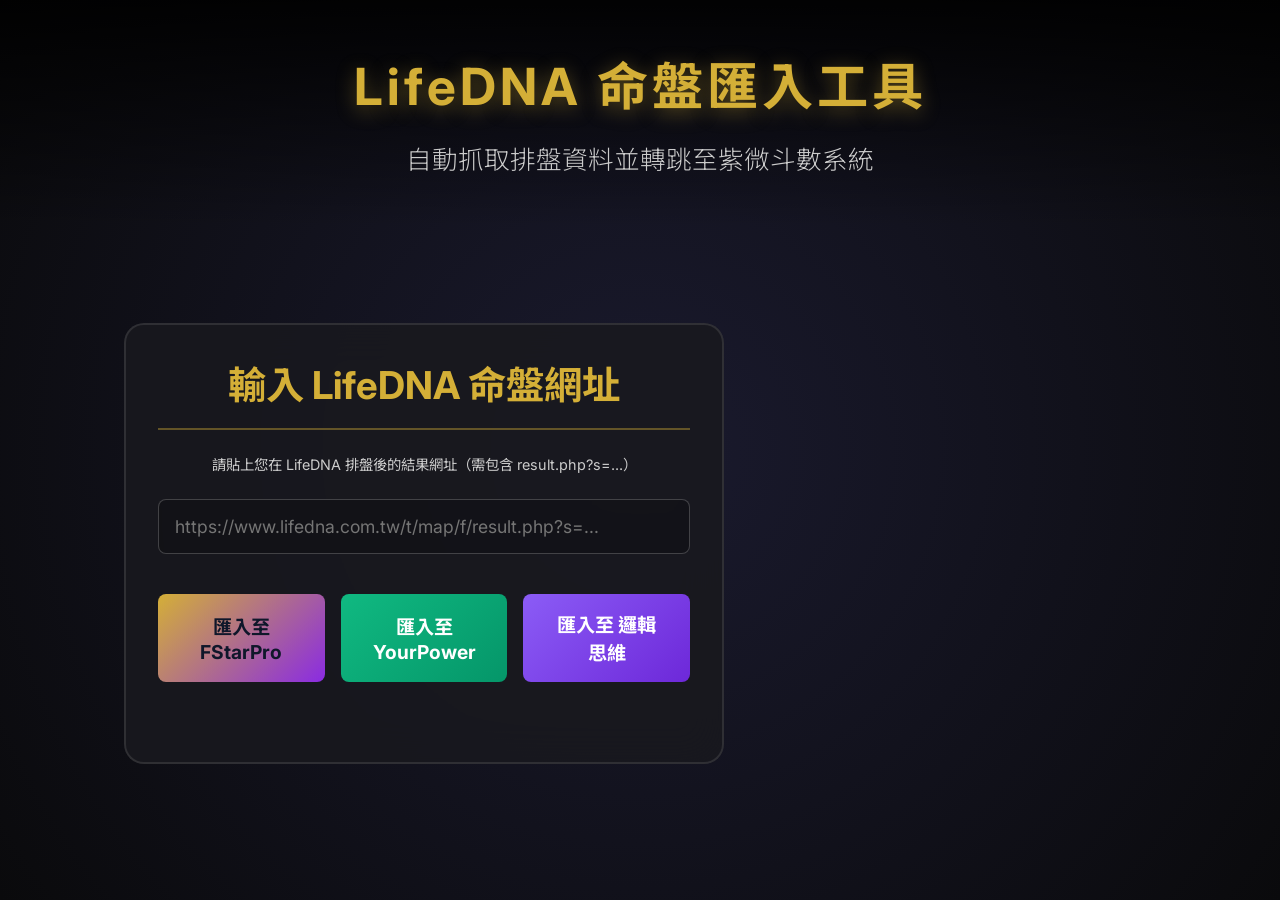
<file: lifedna_import.html>
<!DOCTYPE html>
<html lang="zh-TW">
<head>
    <meta charset="UTF-8">
    <meta name="viewport" content="width=device-width, initial-scale=1.0">
    <title>LifeDNA 命盤匯入工具</title>
    <link rel="stylesheet" href="style.css">
    <link href="https://fonts.googleapis.com/css2?family=Inter:wght@300;400;600&family=Noto+Sans+TC:wght@300;500;700&display=swap" rel="stylesheet">
    <style>
        .import-container {
            max-width: 600px;
            margin: 4rem auto;
            text-align: center;
            padding: 2rem;
        }
        input[type="url"] {
            width: 100%;
            padding: 1rem;
            margin: 1.5rem 0;
            border-radius: 8px;
            border: 1px solid rgba(255, 255, 255, 0.2);
            background: rgba(0, 0, 0, 0.2);
            color: white;
            font-size: 1.1rem;
        }
        input[type="url"]:focus {
            outline: none;
            border-color: var(--accent);
        }
        .btn-large {
            padding: 1rem 2rem;
            font-size: 1.2rem;
            background: linear-gradient(135deg, var(--primary-color), var(--secondary-color));
            color: #0f172a;
            border: none;
            border-radius: 8px;
            cursor: pointer;
            font-weight: bold;
            transition: transform 0.2s, box-shadow 0.2s;
            width: 100%;
        }
        .btn-large:hover {
            transform: translateY(-2px);
            box-shadow: 0 4px 15px rgba(234, 179, 8, 0.3);
        }
        .btn-large:disabled {
            background: #555;
            cursor: not-allowed;
            transform: none;
            box-shadow: none;
        }
        #status {
            margin-top: 1.5rem;
            font-size: 1rem;
            color: var(--accent);
            min-height: 1.5rem;
        }
        .result-box {
            margin-top: 2rem;
            background: rgba(0,0,0,0.3);
            padding: 1rem;
            border-radius: 8px;
            text-align: left;
            display: none;
        }
        .result-box pre {
            color: #10b981;
            white-space: pre-wrap;
            word-wrap: break-word;
        }
    </style>
</head>
<body>
    <header class="animate-fade">
        <h1>LifeDNA 命盤匯入工具</h1>
        <p class="subtitle">自動抓取排盤資料並轉跳至紫微斗數系統</p>
    </header>

    <main class="animate-fade" style="animation-delay: 0.2s;">
        <div class="import-container glass card">
            <h2>輸入 LifeDNA 命盤網址</h2>
            <p style="font-size: 0.9rem; color: var(--text-dim); margin-top: 0.5rem;">
                請貼上您在 LifeDNA 排盤後的結果網址（需包含 result.php?s=...）
            </p>
            
            <input type="url" id="lifedna_url" placeholder="https://www.lifedna.com.tw/t/map/f/result.php?s=..." required>
            
            <div style="display: flex; gap: 1rem; margin-top: 1rem; flex-wrap: wrap; justify-content: center;">
                <button id="importBtn1" class="btn-large" onclick="handleImport('fstarpro')" style="flex: 1; min-width: 150px;">匯入至 FStarPro</button>
                <button id="importBtn2" class="btn-large" onclick="handleImport('yourpower')" style="background: linear-gradient(135deg, #10b981, #059669); color: white; flex: 1; min-width: 150px;">匯入至 YourPower</button>
                <button id="importBtn3" class="btn-large" onclick="handleImport('nan')" style="background: linear-gradient(135deg, #8b5cf6, #6d28d9); color: white; flex: 1; min-width: 150px;">匯入至 邏輯思維</button>
            </div>
            
            <div id="status"></div>

            <div id="resultBox" class="result-box">
                <h3 style="margin-bottom: 0.5rem; color: var(--text);">提取結果：</h3>
                <pre id="resultData"></pre>
                <div style="margin-top: 1rem; text-align: center;">
                    <a id="redirectLink" href="#" style="color: var(--accent); text-decoration: underline;">點擊此處手動跳轉</a>
                </div>
            </div>
        </div>
    </main>

    <script>
        // LifeDNA td index -> 地支 對照表 (td0=子, td1=丑, ... td11=亥)
        // LifeDNA 的 td0-td11 就是地支順序: 子丑寅卯辰巳午未申酉戌亥
        const lifedna_branchMap = ["子","丑","寅","卯","辰","巳","午","未","申","酉","戌","亥"];

        function extractData(doc) {
            let result = {};

            // 解析西元生日
            const bodyText = doc.body.textContent;
            const dateMatch = bodyText.match(/(\d{4})[-\/](\d{1,2})[-\/](\d{1,2})\s+(\d{1,2}):(\d{1,2})/);
            if (dateMatch) {
                result.birthDate = `${dateMatch[1]}-${dateMatch[2].padStart(2,'0')}-${dateMatch[3].padStart(2,'0')}`;
                result.birthTime = `${dateMatch[4].padStart(2,'0')}:${dateMatch[5].padStart(2,'0')}`;
            }

            // 解析性別
            const uData = doc.querySelector('.u_data_u');
            if (uData) {
                const t = uData.textContent;
                if (t.includes('男')) result.gender = '1';
                else if (t.includes('女')) result.gender = '0';
            }

            // 命宮: class="a0" 中文字為「命」的那格才是本命命宮
            // 注意: class="a1" 是大運命宮(會移動)，不是本命命宮
            // 因為 Proxy 可能有亂碼，改用 DOM 查詢所有 td.outer，
            // 找其中含有 class="a0" 且包含字元「命」的元素
            let mingFound = false;
            doc.querySelectorAll('td.outer').forEach(outerTd => {
                if (mingFound) return;
                const a0s = outerTd.querySelectorAll('td.a0');
                for (const a0 of a0s) {
                    if (a0.textContent.trim() === '\u547d') {  // 「命」
                        if (outerTd.id && /^td\d+$/.test(outerTd.id)) {
                            result.ming = lifedna_branchMap[parseInt(outerTd.id.replace('td', ''), 10)];
                            mingFound = true;
                        }
                        break;
                    }
                }
            });

            // 紫微星: 用 DOM 爬升找到 id="st0" 所在的 td.outer
            // LifeDNA 固定把紫微放在 star18[0]，對應 span id="st0"
            const st0El = doc.getElementById('st0');
            if (st0El) {
                let p = st0El;
                while (p) {
                    if (p.id && /^td\d+$/.test(p.id)) {
                        result.ziwei = lifedna_branchMap[parseInt(p.id.replace('td', ''), 10)];
                        break;
                    }
                    p = p.parentElement;
                }
            }

            // yin (寅宮天干)
            const td2 = doc.getElementById('td2');
            if (td2) {
                const upTds = td2.querySelectorAll('td.up');
                for (let td of upTds) {
                    const text = td.textContent.trim();
                    if (text.length === 2) { result.yin = text.charAt(0); break; }
                }
            }

            // birth (生年天干): 取 u_data_u 第一個字元
            const uDataU = doc.querySelector('.u_data_u');
            if (uDataU) {
                result.birth = uDataU.textContent.trim().charAt(0);
            }

            // Helper: 在所有 td.outer 中找含有指定文字的 span[id^='st'] 所在宮格
            function findStarBranch(starText) {
                for (const outer of doc.querySelectorAll('td.outer')) {
                    if (!outer.id || !/^td\d+$/.test(outer.id)) continue;
                    for (const span of outer.querySelectorAll('span[id^="st"]')) {
                        if (span.textContent.includes(starText)) {
                            return lifedna_branchMap[parseInt(outer.id.replace('td',''), 10)];
                        }
                    }
                }
                return null;
            }

            // Helper: 找含有指定文字的 td（大命/流命）所在 td.outer
            function findLabelBranch(label) {
                for (const outer of doc.querySelectorAll('td.outer')) {
                    if (!outer.id || !/^td\d+$/.test(outer.id)) continue;
                    for (const td of outer.querySelectorAll('td')) {
                        if (td.textContent.trim() === label) {
                            return lifedna_branchMap[parseInt(outer.id.replace('td',''), 10)];
                        }
                    }
                }
                return null;
            }

            result.wenqu    = findStarBranch('文曲');
            result.wenchang = findStarBranch('文昌');
            result.zuofu    = findStarBranch('左輔');
            result.youbi    = findStarBranch('右弼');
            result.dayun    = findLabelBranch('大命');
            result.liunian  = findLabelBranch('流命');

            return result;
        }

        async function handleImport(targetSystem) {
            const urlInput = document.getElementById("lifedna_url").value.trim();
            const btn1 = document.getElementById("importBtn1");
            const btn2 = document.getElementById("importBtn2");
            const btn3 = document.getElementById("importBtn3");
            const status = document.getElementById("status");
            const resultBox = document.getElementById("resultBox");
            const resultData = document.getElementById("resultData");
            const redirectLink = document.getElementById("redirectLink");

            if (!urlInput) {
                status.textContent = "請輸入網址！";
                return;
            }

            try {
                btn1.disabled = true;
                btn2.disabled = true;
                btn3.disabled = true;
                status.textContent = "🔄 正在透過 Proxy 抓取資料，請稍候...";
                resultBox.style.display = "none";

                // 使用 CodeTabs CORS proxy 來繞過 CORS 限制抓取 HTML
                const proxyUrl = "https://api.codetabs.com/v1/proxy/?quest=";
                const response = await fetch(proxyUrl + encodeURIComponent(urlInput));
                
                if (!response.ok) {
                    throw new Error("網路請求失敗，狀態碼：" + response.status);
                }

                // 嘗試先用 UTF-8 解碼，若出現亂碼則改用 Big5
                const buffer = await response.arrayBuffer();
                let html = new TextDecoder('utf-8').decode(buffer);
                if (html.includes('\uFFFD')) {
                    html = new TextDecoder('big5').decode(buffer);
                }

                const parser = new DOMParser();
                const doc = parser.parseFromString(html, 'text/html');

                const data = extractData(doc);
                
                // 檢查是否成功抓取關鍵資料
                if (!data.ming || !data.ziwei) {
                    throw new Error("無法解析命盤內容，請確認網址是否正確或為有效排盤。");
                }

                status.textContent = "✅ 抓取成功！準備跳轉...";
                
                // 顯示結果 (供除錯與觀看)
                resultData.textContent = JSON.stringify(data, null, 2);
                resultBox.style.display = "block";

                // 移除 undefined 或 null 的參數
                const validData = {};
                for (const key in data) {
                    if (data[key]) validData[key] = data[key];
                }

                // 組合跳轉網址
                const params = new URLSearchParams(validData);
                let baseUrl = "https://pcmnking.github.io/fstarpro/";
                if (targetSystem === 'yourpower') {
                    baseUrl = "https://pcmnking.github.io/yourpower/";
                } else if (targetSystem === 'nan') {
                    baseUrl = "https://pcmnking.github.io/nan/";
                }
                const targetUrl = baseUrl + "?" + params.toString();
                
                redirectLink.href = targetUrl;
                redirectLink.textContent = targetUrl;

                // 另開新頁跳轉
                window.open(targetUrl, '_blank');

            } catch (err) {
                console.error(err);
                status.textContent = "❌ 發生錯誤：" + err.message;
            } finally {
                btn1.disabled = false;
                btn2.disabled = false;
                btn3.disabled = false;
            }
        }
    </script>
</body>
</html>
</file>
<file: style.css>
:root {
    --primary-color: #d4af37; /* Gold */
    --secondary-color: #8a2be2; /* Blue Violet */
    --bg-dark: #0a0a0c;
    --card-bg: rgba(25, 25, 30, 0.9);
    --text-main: #ffffff;
    --text-dim: #cccccc;
    --accent: #ff4d4d;
    --transition: all 0.3s cubic-bezier(0.4, 0, 0.2, 1);
}

* {
    margin: 0;
    padding: 0;
    box-sizing: border-box;
    font-family: 'Inter', 'Noto Sans TC', sans-serif;
}

body {
    background-color: var(--bg-dark);
    background: radial-gradient(circle at center, #1a1a2e 0%, #0a0a0c 100%);
    color: var(--text-main);
    line-height: 1.5;
    overflow-x: hidden;
    font-size: 1.2rem;
    min-height: 100vh;
}

/* Glassmorphism Effect */
.glass {
    background: var(--card-bg);
    backdrop-filter: blur(20px);
    -webkit-backdrop-filter: blur(20px);
    border: 2px solid rgba(255, 255, 255, 0.1);
    border-radius: 20px;
}

header {
    padding: 3rem 2rem;
    text-align: center;
    background: linear-gradient(to bottom, rgba(0,0,0,0.9), transparent);
}

h1 {
    font-size: 3.2rem; /* Senior friendly, not overwhelming */
    color: var(--primary-color);
    letter-spacing: 4px;
    margin-bottom: 1rem;
    text-shadow: 0 4px 20px rgba(212, 175, 55, 0.4);
}

.subtitle {
    font-size: 1.6rem;
    color: var(--text-dim);
    font-weight: 300;
}

main {
    max-width: 1600px;
    margin: 0 auto;
    padding: 2rem;
    display: grid;
    grid-template-columns: 1fr 400px; 
    gap: 2rem;
}

@media (max-width: 1024px) {
    main {
        grid-template-columns: 1fr;
    }
}

/* Ziwei Chart Layout */
.chart-container {
    display: grid;
    grid-template-columns: repeat(4, 1fr);
    grid-template-rows: repeat(4, 1fr);
    gap: 12px;
    aspect-ratio: 1 / 1;
    position: relative;
}

.palace {
    position: relative;
    padding: 1.2rem;
    cursor: pointer;
    transition: var(--transition);
    display: flex;
    flex-direction: column;
    justify-content: space-between;
    min-height: 150px;
}

.palace:hover {
    background: rgba(212, 175, 55, 0.15);
    border-color: var(--primary-color);
    transform: scale(1.02);
}

.palace.active {
    background: rgba(138, 43, 226, 0.2);
    border-color: var(--secondary-color);
    box-shadow: 0 0 30px rgba(138, 43, 226, 0.4);
}

.palace-name {
    position: absolute;
    bottom: 12px;
    right: 12px;
    font-size: 1.5rem; /* Senior friendly large */
    color: var(--primary-color);
    font-weight: 800;
    text-align: right;
    line-height: 1.1;
}

.palace-stars {
    display: flex;
    flex-wrap: wrap;
    gap: 6px;
    align-content: flex-start;
}

.star-tag {
    display: inline-block;
    padding: 6px 12px;
    border-radius: 8px;
    font-size: 1.3rem; /* Clear stars */
    font-weight: 700;
    margin-bottom: 4px;
}

.center-area {
    grid-area: 2 / 2 / 4 / 4;
    display: flex;
    flex-direction: column;
    justify-content: center;
    align-items: center;
    text-align: center;
    padding: 1.5rem;
    border: 3px solid var(--primary-color);
    background: rgba(0,0,0,0.8);
    border-radius: 24px;
}

#centerText {
    font-size: 1.8rem;
    line-height: 1.4;
    font-weight: 500;
}

/* Palace Mapping (Yin at Bottom-Left, standard clockwise) */
.p-0 { grid-area: 1 / 1; } /* Si */
.p-1 { grid-area: 1 / 2; } /* Wu */
.p-2 { grid-area: 1 / 3; } /* Wei */
.p-3 { grid-area: 1 / 4; } /* Shen */
.p-4 { grid-area: 2 / 4; } /* You */
.p-5 { grid-area: 3 / 4; } /* Xu */
.p-6 { grid-area: 4 / 4; } /* Hai */
.p-7 { grid-area: 4 / 3; } /* Zi */
.p-8 { grid-area: 4 / 2; } /* Chou */
.p-9 { grid-area: 4 / 1; } /* Yin - Bottom Left */
.p-10 { grid-area: 3 / 1; } /* Mao */
.p-11 { grid-area: 2 / 1; } /* Chen */

/* Info Panel */
.info-panel {
    display: flex;
    flex-direction: column;
    gap: 2rem;
}

.card {
    padding: 2rem;
}

.card h2 {
    color: var(--primary-color);
    margin-bottom: 1.5rem;
    border-bottom: 2px solid rgba(212, 175, 55, 0.4);
    padding-bottom: 0.8rem;
    font-size: 2.4rem;
}

.interpretation-content {
    font-size: 1.8rem; /* Large and readable */
    color: var(--text-main);
    line-height: 1.6;
}

.logical-meaning {
    margin-top: 1.5rem;
    padding: 1.5rem;
    background: rgba(0,0,0,0.5);
    border-left: 8px solid var(--secondary-color);
    border-radius: 0 12px 12px 0;
}

.logical-meaning h3 {
    font-size: 1.8rem;
    margin-bottom: 0.8rem;
}

#logicalText {
    font-size: 1.6rem;
    line-height: 1.6;
}

/* Interaction Controls */
.controls {
    display: flex;
    flex-direction: column;
    gap: 1.5rem;
}

.btn-group {
    display: flex;
    gap: 12px;
    flex-wrap: wrap;
}

button {
    background: transparent;
    color: var(--primary-color);
    border: 2px solid var(--primary-color);
    padding: 1rem 2rem;
    border-radius: 12px;
    cursor: pointer;
    transition: var(--transition);
    font-size: 1.4rem;
    font-weight: 700;
}

button:hover {
    background: var(--primary-color);
    color: var(--bg-dark);
    transform: translateY(-3px);
}

.transformation-flow {
    display: flex;
    align-items: center;
    justify-content: center;
    gap: 10px;
    margin-top: 1rem;
    padding: 0.5rem;
    flex-wrap: wrap;
}

.flow-step {
    padding: 1rem;
    border: 1px dashed var(--text-dim);
    border-radius: 10px;
    font-size: 1.4rem;
    white-space: nowrap;
}

.flow-arrow {
    color: var(--primary-color);
    font-size: 2rem;
}

/* Animations */
@keyframes fadeIn {
    from { opacity: 0; transform: translateY(20px); }
    to { opacity: 1; transform: translateY(0); }
}

.animate-fade {
    animation: fadeIn 0.8s ease-out forwards;
}

/* Lecture Section */
.lecture-section {
    margin: 3rem auto;
    max-width: 1600px;
    width: 95%;
}

.lecture-title {
    font-size: 3rem;
    color: var(--primary-color);
    text-align: center;
    margin-bottom: 2rem;
}

.lecture-body {
    white-space: pre-wrap;
    font-family: inherit;
    font-size: 1.5rem;
    line-height: 1.8;
}

/* Mobile Responsiveness */
@media (max-width: 768px) {
    .lecture-section {
        margin: 2rem auto;
        width: 98%;
    }

    .lecture-title {
        font-size: 1.8rem;
    }

    .lecture-body {
        font-size: 1.1rem;
        line-height: 1.6;
    }
    
    body {
        font-size: 1rem;
    }

    header {
        padding: 2rem 1rem;
    }

    h1 {
        font-size: 2rem;
        letter-spacing: 2px;
    }

    .subtitle {
        font-size: 1.1rem;
    }

    main {
        padding: 0.5rem; /* Reduced from 1rem to give more space */
        gap: 1rem;
    }

    .chart-container {
        gap: 4px; /* Even smaller gap */
        aspect-ratio: auto;
    }

    .palace {
        padding: 4px; /* Very minimal padding */
        min-height: 90px;
    }

    .palace-name {
        font-size: 1rem;
        bottom: 4px;
        right: 4px;
        letter-spacing: 0;
    }

    .star-tag {
        font-size: 0.85rem;
        padding: 1px 4px;
        margin-bottom: 2px;
        border-radius: 4px;
    }

    .center-area {
        padding: 0.4rem;
        border-width: 1.5px;
    }

    .center-area h2 {
        font-size: 1rem;
        margin-bottom: 0.2rem;
    }

    #centerText {
        font-size: 0.9rem;
        line-height: 1.2;
    }

    .card {
        padding: 1rem;
    }

    .palace-stars {
        gap: 3px;
    }

    .palace-name span {
        display: inline !important; /* Make branch name inline with palace name on mobile */
        margin-left: 4px;
        font-size: 0.8rem !important;
    }

    .card h2 {
        font-size: 1.6rem;
    }

    .interpretation-content {
        font-size: 1.2rem;
    }

    .logical-meaning h3 {
        font-size: 1.3rem;
    }

    #logicalText {
        font-size: 1.1rem;
    }

    button {
        padding: 0.8rem 1.2rem;
        font-size: 1.1rem;
    }

    #lectureContent h2 {
        font-size: 1.8rem;
    }

    #lectureContent .interpretation-content {
        font-size: 1.1rem;
    }

    footer {
        padding: 2rem;
        font-size: 1rem;
    }
}

/* Extra small devices */
@media (max-width: 480px) {
    .chart-container {
        gap: 4px;
    }

    .palace {
        padding: 0.4rem;
        min-height: 80px;
    }

    .palace-name {
        font-size: 0.9rem;
    }

    .star-tag {
        font-size: 0.8rem;
        padding: 2px 4px;
    }
    
    .center-area h2 {
        font-size: 1rem;
    }
    
    #centerText {
        font-size: 0.85rem;
    }
}

footer {
    text-align: center;
    padding: 4rem;
    color: var(--text-dim);
    font-size: 1.2rem;
}
</file>
